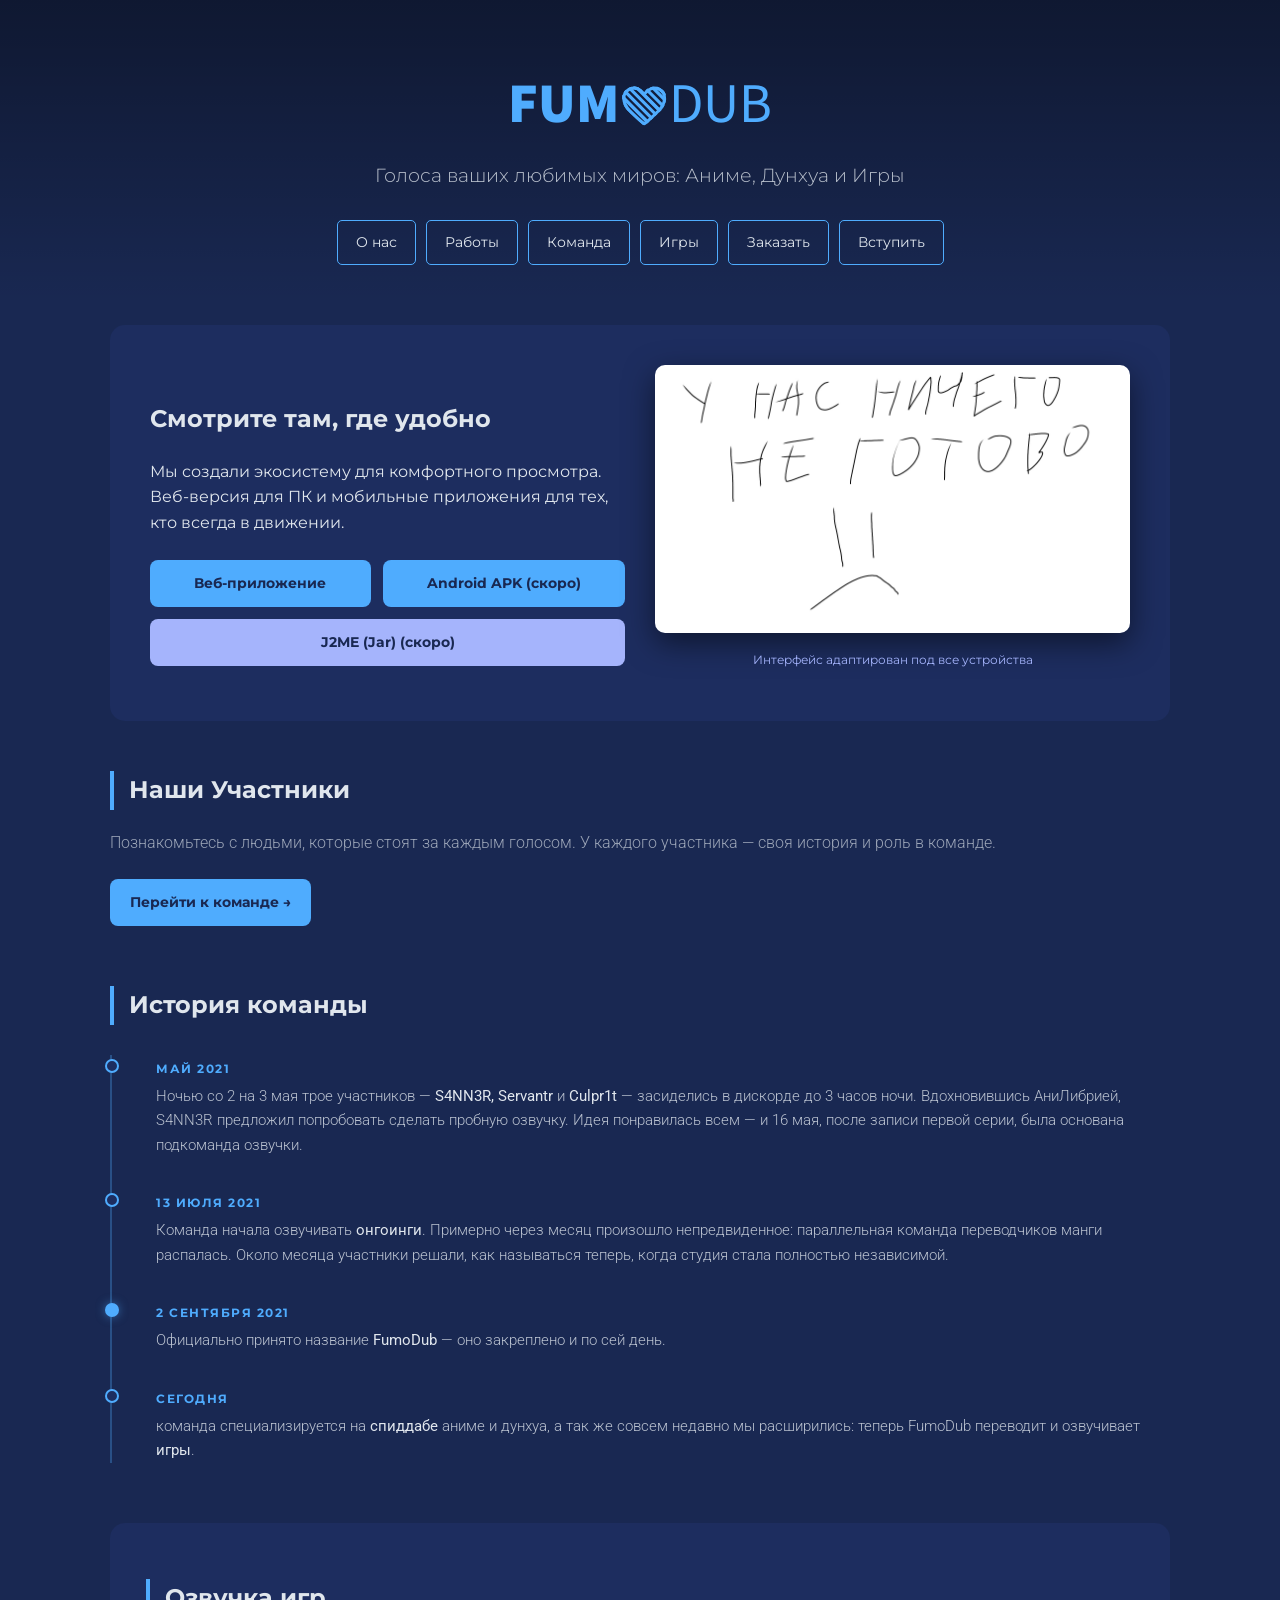
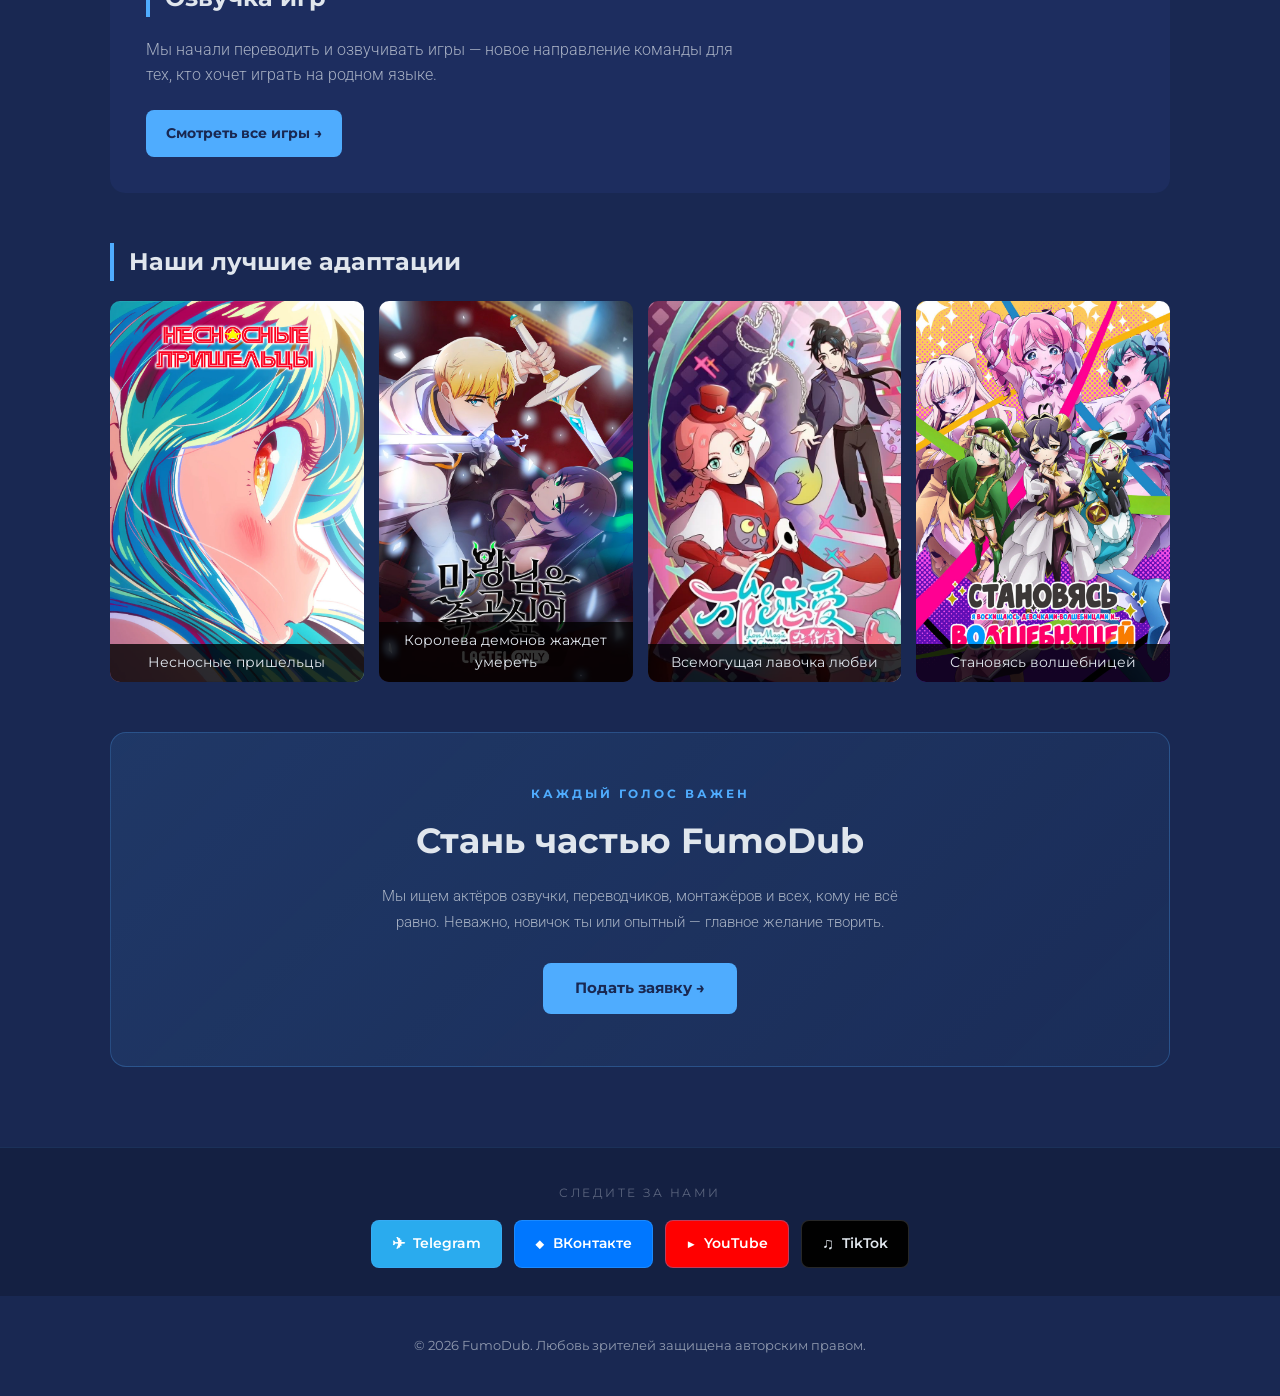
<file: index.html>
<!DOCTYPE html>
<html lang="ru">
<head>
    <meta charset="UTF-8">
    <meta name="viewport" content="width=device-width, initial-scale=1.0">
    <title>FumoDub | Быстрая озвучка аниме</title>
    <meta name="description" content="FumoDub | ФумоДаб – Для тех кто хочет смотреть серии любимых сериалов самым первым!">
    <link rel="shortcut icon" href="./src/images/favicon.ico">
    <link href="https://fonts.googleapis.com/css2?family=Montserrat:wght@400;700&family=Roboto:wght@300;400&display=swap" rel="stylesheet">
    <link href="https://fonts.googleapis.com/css2?family=Source+Sans+Pro:wght@400;900&display=swap" rel="stylesheet">
    <link rel="stylesheet" href="./src/css/style.css?v=1">
</head>
<body>

<header>
    <h1 class="logo">
      <span>FUM</span>
      <svg class="heart" viewBox="0 0 32 32">
        <path d="M15.2 8.17947C15.3889 8.43128 15.6852 8.57947 16 8.57947C16.3148 8.57947 16.6111 8.43128 16.8 8.17947C17.4573 7.30307 18.6472 6.22595 20.1728 5.63793C21.6646 5.06297 23.4948 4.94489 25.5528 5.9739C28.1458 7.27042 29.104 9.48525 28.9397 11.9505C28.7711 14.4792 27.4039 17.2613 25.2929 19.3724C23.0795 21.5857 19.2659 25.3965 16.5035 27.4972C16.2244 27.7094 15.8395 27.7071 15.5508 27.4741C12.9979 25.4135 8.86139 21.5267 6.7071 19.3724C4.59602 17.2613 3.22886 14.4792 3.06028 11.9504C2.89593 9.48525 3.85416 7.27042 6.44721 5.9739C8.50523 4.94489 10.3354 5.06297 11.8271 5.63793C13.3528 6.22595 14.5427 7.30308 15.2 8.17947Z" stroke="currentColor" stroke-width="2" stroke-linejoin="round"/>
          <defs>
    <clipPath id="heartClip">
      <path d="M6 5.07947C10.6648 2.7471 14.5 5.57947 16 7.57947C17.5 5.57947 21.3352 2.7471 26 5.07947C32 8.07946 30.5 15.5795 26 20.0795C23.8042 22.2752 19.9372 26.1423 17.1088 28.2932C16.4554 28.7901 15.5615 28.7678 14.9227 28.2522C12.33 26.1595 8.16503 22.2445 6 20.0795C1.49998 15.5795 -4.76837e-06 8.07946 6 5.07947Z"/>
    </clipPath>
  </defs>
        <g clip-path="url(#heartClip)">
        <path d="M2.0426 -19.4543L30.6625 9.16553" stroke="currentColor" stroke-width="2" stroke-linecap="round" stroke-linejoin="round"/>
        <path d="M2.0426 -4.45435L30.6625 24.1655" stroke="currentColor" stroke-width="2" stroke-linecap="round" stroke-linejoin="round"/>
        <path d="M2.0426 10.5457L30.6625 39.1655" stroke="currentColor" stroke-width="2" stroke-linecap="round" stroke-linejoin="round"/>
        <path d="M2.0426 -19.4543L30.6625 9.16553" stroke="currentColor" stroke-width="2" stroke-linecap="round" stroke-linejoin="round"/>
        <path d="M2.0426 -4.45435L30.6625 24.1655" stroke="currentColor" stroke-width="2" stroke-linecap="round" stroke-linejoin="round"/>
        <path d="M2.0426 10.5457L30.6625 39.1655" stroke="currentColor" stroke-width="2" stroke-linecap="round" stroke-linejoin="round"/>
        <path d="M2.0426 -14.4543L30.6625 14.1655" stroke="currentColor" stroke-width="2" stroke-linecap="round" stroke-linejoin="round"/>
        <path d="M2.0426 0.545654L30.6625 29.1655" stroke="currentColor" stroke-width="2" stroke-linecap="round" stroke-linejoin="round"/>
        <path d="M2.0426 15.5457L30.6625 44.1655" stroke="currentColor" stroke-width="2" stroke-linecap="round" stroke-linejoin="round"/>
        <path d="M2.0426 20.5457L30.6625 49.1655" stroke="currentColor" stroke-width="2" stroke-linecap="round" stroke-linejoin="round"/>
        <path d="M2.0426 -9.45435L30.6625 19.1655" stroke="currentColor" stroke-width="2" stroke-linecap="round" stroke-linejoin="round"/>
        <path d="M2.0426 5.54565L30.6625 34.1655" stroke="currentColor" stroke-width="2" stroke-linecap="round" stroke-linejoin="round"/>
        <path d="M2.0426 25.5457L30.6625 54.1655" stroke="currentColor" stroke-width="2" stroke-linecap="round" stroke-linejoin="round"/>
        </g>
        </svg>
      <span>DUB</span>
    </h1>
    <p class="subtitle">Голоса ваших любимых миров: Аниме, Дунхуа и Игры</p>
    <nav>
        <a href="#about">О нас</a>
        <a href="#works">Работы</a>
        <a href="team.html">Команда</a>
        <a href="games.html">Игры</a>
        <a href="order.html">Заказать</a>
        <a href="join.html">Вступить</a>
    </nav>
</header>

<div class="container">

    <section class="apps-section" id="about">
        <div class="apps-info">
            <h2>Смотрите там, где удобно</h2>
            <p>Мы создали экосистему для комфортного просмотра. Веб-версия для ПК и мобильные приложения для тех, кто всегда в движении.</p>
            <div class="btn-group">
                <a href="https://fumodubfree.ru" class="btn-app">Веб-приложение</a>
                <a href="#" class="btn-app">Android APK (скоро)</a>
                <a href="#" class="btn-app btn-app--muted">J2ME (Jar) (скоро)</a>
            </div>
        </div>
        <div class="apps-preview">
            <img src="./src/images/WIP.jpg" alt="Превью приложения">
            <p class="caption">Интерфейс адаптирован под все устройства</p>
        </div>
    </section>

    <section id="team" class="team-section team-teaser">
        <h2 class="section-title">Наши Участники</h2>
        <p style="color: rgba(224,230,237,0.65); font-family: 'Roboto', sans-serif; font-weight: 300; margin: 12px 0 24px;">Познакомьтесь с людьми, которые стоят за каждым голосом. У каждого участника — своя история и роль в команде.</p>
        <a href="team.html" class="btn-app" style="display: inline-block; max-width: 260px;">Перейти к команде →</a>
    </section>

    <!-- ===== ИСТОРИЯ КОМАНДЫ ===== -->
    <section id="history" class="history-section">
        <h2 class="section-title">История команды</h2>
        <div class="timeline">

            <div class="tl-item">
                <div class="tl-dot"></div>
                <div class="tl-body">
                    <span class="tl-date">Май 2021</span>
                    <p>Ночью со 2 на 3 мая трое участников — <strong>S4NN3R, Servantr</strong> и <strong>Culpr1t</strong> — засиделись в дискорде до 3 часов ночи. Вдохновившись АниЛибрией, S4NN3R предложил попробовать сделать пробную озвучку. Идея понравилась всем — и 16 мая, после записи первой серии, была основана подкоманда озвучки.</p>
                </div>
            </div>

            <div class="tl-item">
                <div class="tl-dot"></div>
                <div class="tl-body">
                    <span class="tl-date">13 июля 2021</span>
                    <p>Команда начала озвучивать <strong>онгоинги</strong>. Примерно через месяц произошло непредвиденное: параллельная команда переводчиков манги распалась. Около месяца участники решали, как называться теперь, когда студия стала полностью независимой.</p>
                </div>
            </div>

            <div class="tl-item">
                <div class="tl-dot tl-dot--accent"></div>
                <div class="tl-body">
                    <span class="tl-date">2 сентября 2021</span>
                    <p>Официально принято название <strong>FumoDub</strong> — оно закреплено и по сей день.</p>
                </div>
            </div>

            <div class="tl-item">
                <div class="tl-dot"></div>
                <div class="tl-body">
                    <span class="tl-date">Сегодня</span>
                    <p>команда специализируется на <strong>спиддабе</strong> аниме и дунхуа, а так же совсем недавно мы расширились: теперь FumoDub переводит и озвучивает <strong>игры</strong>.</p>
                </div>
            </div>

        </div>
    </section>

    <!-- ===== ИГРЫ ===== -->
    <section id="games-preview" class="games-preview-section">
        <h2 class="section-title">Озвучка игр</h2>
        <p class="games-preview-desc">Мы начали переводить и озвучивать игры — новое направление команды для тех, кто хочет играть на родном языке.</p>
        <a href="games.html" class="btn-app" style="display:inline-block;max-width:260px;">Смотреть все игры →</a>
    </section>

    <section id="works">
        <h2 class="section-title">Наши лучшие адаптации</h2>
        <div class="works-grid">
            <div class="work-item">
                <img src="./src/images/best1.jpg" alt="Несносные пришельцы">
                <p>Несносные пришельцы</p>
            </div>
            <div class="work-item">
                <img src="./src/images/best2.png" alt="Королева демонов жаждет умереть">
                <p>Королева демонов жаждет умереть</p>
            </div>
            <div class="work-item">
                <img src="./src/images/best3.jpg" alt="Всемогущая лавочка любви">
                <p>Всемогущая лавочка любви</p>
            </div>
            <div class="work-item">
                <img src="./src/images/best4.jpg" alt="Становясь волшебницей">
                <p>Становясь волшебницей</p>
            </div>
        </div>
    </section>

    <!-- ===== ВСТУПИТЬ В КОМАНДУ ===== -->
    <section class="join-banner-main">
        <div class="join-banner-inner-main">
            <p class="join-tagline-main">Каждый голос важен</p>
            <h2 class="join-title-main">Стань частью FumoDub</h2>
            <p class="join-desc-main">Мы ищем актёров озвучки, переводчиков, монтажёров и всех, кому не всё равно. Неважно, новичок ты или опытный — главное желание творить.</p>
            <a href="join.html" class="btn-join-main">Подать заявку →</a>
        </div>
    </section>

</div>

<!-- ===== СОЦСЕТИ ===== -->
<section class="socials-section">
    <p class="socials-label">Следите за нами</p>
    <div class="socials-row">
        <a href="https://t.me/FumoDub" class="soc-btn-wide soc-tg">
            <span class="soc-icon">&#9992;</span>
            <span>Telegram</span>
        </a>
        <a href="https://vk.com/fumodub" class="soc-btn-wide soc-vk">
            <span class="soc-icon">&#9670;</span>
            <span>ВКонтакте</span>
        </a>
        <a href="https://youtube.com/@fumodub" class="soc-btn-wide soc-yt">
            <span class="soc-icon">&#9654;</span>
            <span>YouTube</span>
        </a>
        <a href="https://www.tiktok.com/@fumodub" class="soc-btn-wide soc-tt">
            <span class="soc-icon">&#9835;</span>
            <span>TikTok</span>
        </a>
    </div>
</section>

<footer>
    &copy; 2026 FumoDub. Любовь зрителей защищена авторским правом.
</footer>

</body>
</html>
</file>
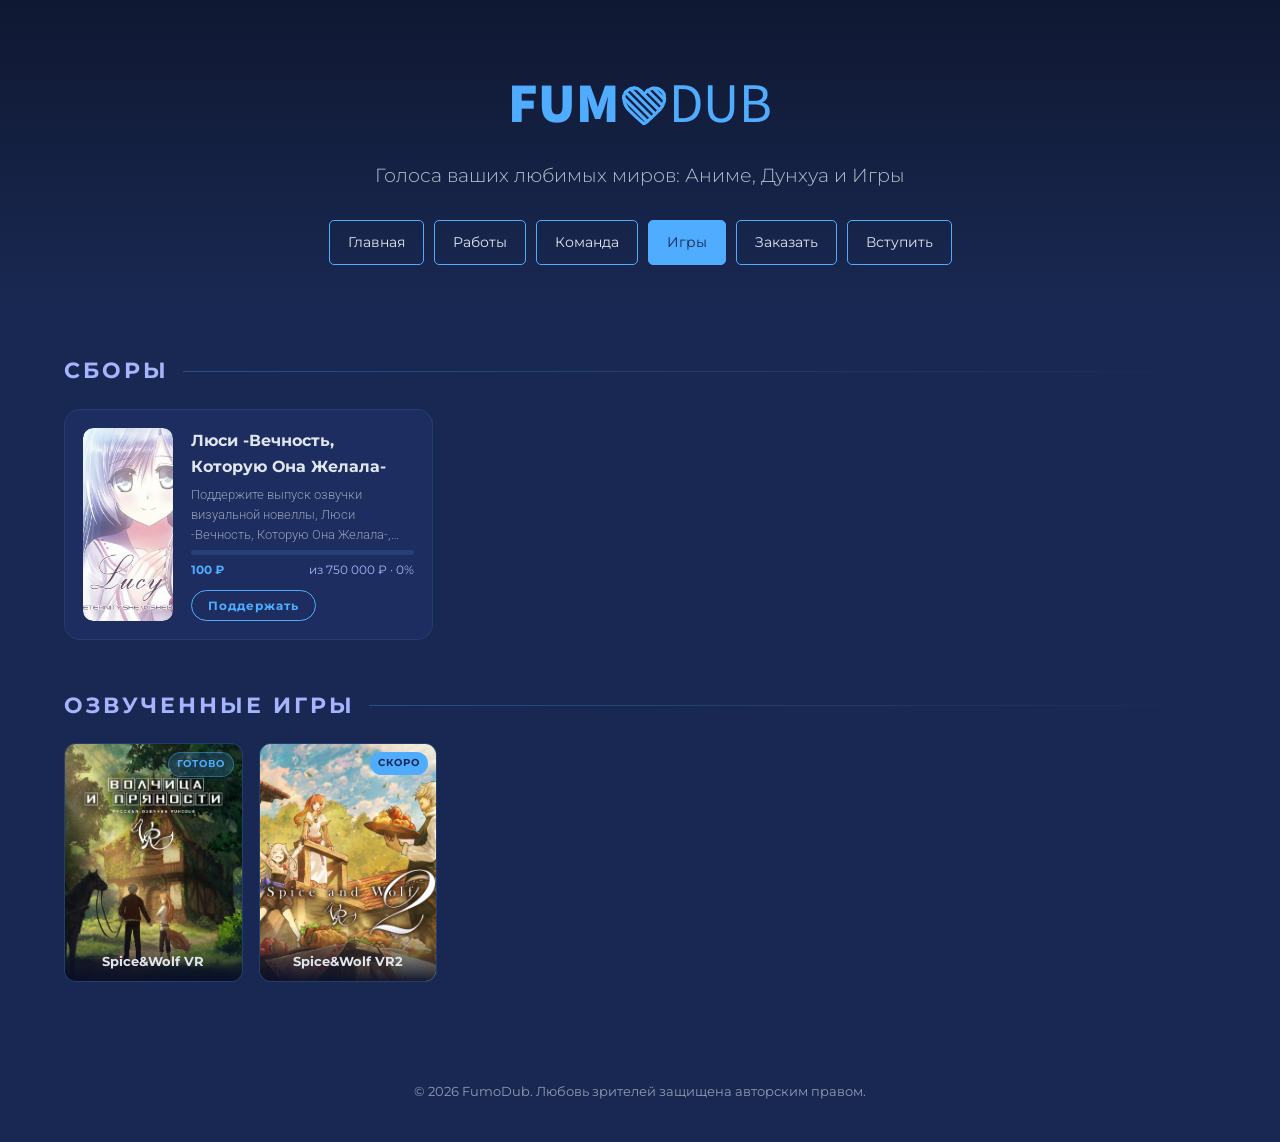
<file: games.html>
<!DOCTYPE html>
<html lang="ru">
<head>
    <meta charset="UTF-8">
    <meta name="viewport" content="width=device-width, initial-scale=1.0">
    <title>FumoDub — Игры</title>
    <meta name="description" content="FumoDub | ФумоДаб – Для тех кто хочет смотреть серии любимых сериалов самым первым!">
    <link rel="shortcut icon" href="./src/images/favicon.ico">
    <link href="https://fonts.googleapis.com/css2?family=Montserrat:wght@400;700&family=Roboto:wght@300;400&display=swap" rel="stylesheet">
    <link href="https://fonts.googleapis.com/css2?family=Source+Sans+Pro:wght@400;900&display=swap" rel="stylesheet">
    <link rel="stylesheet" href="./src/css/style.css?v=1">
</head>
<body>

<header>
    <h1 class="logo">
      <span>FUM</span>
      <svg class="heart" viewBox="0 0 32 32">
        <path d="M15.2 8.17947C15.3889 8.43128 15.6852 8.57947 16 8.57947C16.3148 8.57947 16.6111 8.43128 16.8 8.17947C17.4573 7.30307 18.6472 6.22595 20.1728 5.63793C21.6646 5.06297 23.4948 4.94489 25.5528 5.9739C28.1458 7.27042 29.104 9.48525 28.9397 11.9505C28.7711 14.4792 27.4039 17.2613 25.2929 19.3724C23.0795 21.5857 19.2659 25.3965 16.5035 27.4972C16.2244 27.7094 15.8395 27.7071 15.5508 27.4741C12.9979 25.4135 8.86139 21.5267 6.7071 19.3724C4.59602 17.2613 3.22886 14.4792 3.06028 11.9504C2.89593 9.48525 3.85416 7.27042 6.44721 5.9739C8.50523 4.94489 10.3354 5.06297 11.8271 5.63793C13.3528 6.22595 14.5427 7.30308 15.2 8.17947Z" stroke="currentColor" stroke-width="2" stroke-linejoin="round"/>
          <defs>
    <clipPath id="heartClip">
      <path d="M6 5.07947C10.6648 2.7471 14.5 5.57947 16 7.57947C17.5 5.57947 21.3352 2.7471 26 5.07947C32 8.07946 30.5 15.5795 26 20.0795C23.8042 22.2752 19.9372 26.1423 17.1088 28.2932C16.4554 28.7901 15.5615 28.7678 14.9227 28.2522C12.33 26.1595 8.16503 22.2445 6 20.0795C1.49998 15.5795 -4.76837e-06 8.07946 6 5.07947Z"/>
    </clipPath>
  </defs>
        <g clip-path="url(#heartClip)">
        <path d="M2.0426 -19.4543L30.6625 9.16553" stroke="currentColor" stroke-width="2" stroke-linecap="round" stroke-linejoin="round"/>
        <path d="M2.0426 -4.45435L30.6625 24.1655" stroke="currentColor" stroke-width="2" stroke-linecap="round" stroke-linejoin="round"/>
        <path d="M2.0426 10.5457L30.6625 39.1655" stroke="currentColor" stroke-width="2" stroke-linecap="round" stroke-linejoin="round"/>
        <path d="M2.0426 -19.4543L30.6625 9.16553" stroke="currentColor" stroke-width="2" stroke-linecap="round" stroke-linejoin="round"/>
        <path d="M2.0426 -4.45435L30.6625 24.1655" stroke="currentColor" stroke-width="2" stroke-linecap="round" stroke-linejoin="round"/>
        <path d="M2.0426 10.5457L30.6625 39.1655" stroke="currentColor" stroke-width="2" stroke-linecap="round" stroke-linejoin="round"/>
        <path d="M2.0426 -14.4543L30.6625 14.1655" stroke="currentColor" stroke-width="2" stroke-linecap="round" stroke-linejoin="round"/>
        <path d="M2.0426 0.545654L30.6625 29.1655" stroke="currentColor" stroke-width="2" stroke-linecap="round" stroke-linejoin="round"/>
        <path d="M2.0426 15.5457L30.6625 44.1655" stroke="currentColor" stroke-width="2" stroke-linecap="round" stroke-linejoin="round"/>
        <path d="M2.0426 20.5457L30.6625 49.1655" stroke="currentColor" stroke-width="2" stroke-linecap="round" stroke-linejoin="round"/>
        <path d="M2.0426 -9.45435L30.6625 19.1655" stroke="currentColor" stroke-width="2" stroke-linecap="round" stroke-linejoin="round"/>
        <path d="M2.0426 5.54565L30.6625 34.1655" stroke="currentColor" stroke-width="2" stroke-linecap="round" stroke-linejoin="round"/>
        <path d="M2.0426 25.5457L30.6625 54.1655" stroke="currentColor" stroke-width="2" stroke-linecap="round" stroke-linejoin="round"/>
        </g>
        </svg>
      <span>DUB</span>
    </h1>
    <p class="subtitle">Голоса ваших любимых миров: Аниме, Дунхуа и Игры</p>
    <nav>
        <a href="index.html">Главная</a>
        <a href="index.html#works">Работы</a>
        <a href="team.html">Команда</a>
        <a href="games.html" style="background:var(--accent-blue);color:#192852;">Игры</a>
        <a href="order.html">Заказать</a>
        <a href="join.html">Вступить</a>
    </nav>
</header>

<div class="games-page-wrap">

    <h2 class="section-heading">Сборы</h2>
    <div class="funding-grid" id="fundingGrid"></div>

    <h2 class="section-heading">Озвученные игры</h2>
    <div class="games-grid" id="gamesGrid"></div>

</div>

<footer>
    &copy; 2026 FumoDub. Любовь зрителей защищена авторским правом.
</footer>

<!-- ==================== МОДАЛЬНОЕ ОКНО ==================== -->
<div class="modal-overlay" id="modalOverlay" onclick="handleOverlayClick(event)">
    <div class="modal-box" id="modalBox">
        <button class="modal-close" onclick="closeModal()" title="Закрыть">✕</button>
        <div id="modalContent"></div>
    </div>
</div>

<script>
/* ================================================================
   ДАННЫЕ — STATUS:
     "done"    — озвучка готова, кнопки скачать активны
     "wip"     — в работе, только демо если есть
     "funding" — на стадии сбора, только ссылка на донат
================================================================ */

const fundings = [
    {
        id: "793584",
        name:    "Люси -Вечность, Которую Она Желала-",
        status:  "funding",
        desc:    "Поддержите выпуск озвучки визуальной новеллы, Люси -Вечность, Которую Она Желала-, подарите игре русские голоса!",
        fullDesc: "В недалеком будущем андроиды стали обыденной нормой. К большому сожалению парня, безэмоциональные куски металла стали частью человеческого общества. Но робот, которого он нашел на свалке, отличался от остальных. Он смеялся, он плакал, он улыбался, он мечтал, он был как человек...",
        cover:   "./src/images/lucy.jpeg",
        raised:  100,
        goal:    750000,
        fundUrl: "https://boosty.to/fumodub",
        screenshots: ["./src/games/lucy1.jpg", "./src/games/lucy2.jpg", "./src/games/lucy3.jpg"],
        video:   "",        // YouTube embed ID, например "dQw4w9WgXcQ"
        downloads: null,
        demo: null,
    },
];

const games = [
    {
        id: "spiceandwolfvr",
        name:    "Spice&Wolf VR",
        status:  "done",          // готова
        badge:   "Готово",
        desc:    "Волчица и Пряности ВР, Версия перевода: Beta 1.0",
        fullDesc: "Версия перевода: Beta 1.0. Погрузитесь в мир волчицы и пряностей, воссозданный в VR оригинальными создателями популярной аниме и лёгкой романовой серии. Аниме теперь не просто то, что вы смотрите — это то, что вы испытываете!",
        cover:   "./src/images/spiceandwolfvr.jpg",
        screenshots: ["./src/games/wolf1.jpg", "./src/games/wolf2.jpg", "./src/games/wolf3.jpg"],
        video:   "YzGJ8HopFwQ",              // YouTube embed ID
        downloads: {
            // null = скрыть кнопку, "#" или реальный URL = показать
            gdrive:  null,         // Google Drive
            yadisk:  "https://disk.yandex.by/d/11Ek6nMyJL0oxg",         // Яндекс Диск
            server:  null,         // С сервера
        },
        demo: null,               // null = нет демо
    },
    {
        id: "spiceandwolfvr2",
        name:    "Spice&Wolf VR2",
        status:  "wip",
        badge:   "Скоро",
        desc:    "Готовится к выходу.",
        fullDesc: "Ожидайте озвучку уже этой весной! В конце своего путешествия с волчьей богиней Холо бывший странствующий торговец Лоуренс поселился у нее и открыл баню. Пара была благословлена очаровательной дочерью и идеальной жизнью. Однако красивые волки питают слабость к вкусной еде, и их расходы на еду становятся для Лоуренса источником головной боли. Однажды, когда Лоуренс занимается своим меховым бизнесом, чтобы еще больше пополнить семейную казну, происходит небольшой инцидент. Еще больше усложняет ситуацию то, что Холо неторопливо входит и устраивает настоящий пир.",
        cover:   "./src/images/WASVR2.webp",
        screenshots: ["./src/games/wolf21.jpg", "./src/games/wolf22.jpg", "./src/games/wolf23.jpg", "./src/games/wolf24.jpg"],
        video:   "",
        downloads: null,
        demo: null,
    },
];

/* ================================================================
   SVG ИКОНКИ ИСТОЧНИКОВ
================================================================ */
const DL_ICONS = {
    gdrive: `<svg viewBox="0 0 24 24" fill="currentColor"><path d="M4.433 22l-1.7-2.944 5.667-9.817H14l-5.667 9.817zm5.734 0l5.666-9.817H22l-5.667 9.817zM12 10.944L8.333 4.5H15.667zm2.1-6.444h3.4L22 11.056h-3.4z"/></svg>`,
    yadisk: `<svg viewBox="0 0 24 24" fill="currentColor"><path d="M12 2C6.477 2 2 6.477 2 12s4.477 10 10 10 10-4.477 10-10S17.523 2 12 2zm0 3c1.5 0 2.8.55 3.8 1.45L7.45 15.8A5.97 5.97 0 0 1 6 12c0-3.31 2.69-6 6-6zm0 12c-1.5 0-2.8-.55-3.8-1.45l8.35-8.35A5.97 5.97 0 0 1 18 12c0 3.31-2.69 5-6 5z"/></svg>`,
    server: `<svg viewBox="0 0 24 24" fill="none" stroke="currentColor" stroke-width="2"><path d="M21 15v4a2 2 0 0 1-2 2H5a2 2 0 0 1-2-2v-4"/><polyline points="7 10 12 15 17 10"/><line x1="12" y1="15" x2="12" y2="3"/></svg>`,
    demo:   `<svg viewBox="0 0 24 24" fill="none" stroke="currentColor" stroke-width="2"><polygon points="5 3 19 12 5 21 5 3"/></svg>`,
};

const DL_LABELS = {
    gdrive: "Google Drive",
    yadisk: "Яндекс Диск",
    server: "С сервера",
};

/* ================================================================
   ФОРМАТИРОВАНИЕ ДЕНЕГ
================================================================ */
function fmt(n) { return n.toLocaleString('ru-RU') + ' ₽'; }

/* ================================================================
   РЕНДЕР СБОРОВ
================================================================ */

async function loadTargets() {
    try {
        const res  = await fetch('https://bs.fumodub.com/targets');
        const data = await res.json();
        if (!data.ok) return;

        data.targets.forEach(target => {
            const fund = fundings.find(f => f.id === target.id);
            if (!fund) return;
            fund.raised = target.currentSum;
            fund.goal   = target.targetSum;
        });
    } catch (e) {
        console.warn('Не удалось загрузить данные сборов:', e);
    }
}

function updateFundingAmounts() {
    fundings.forEach(f => {
        const pct = Math.min(100, Math.round(f.raised / f.goal * 100));

        // находим карточку по id
        const card = document.querySelector(`[onclick*="'${f.id}'"]`);
        if (!card) return;

        const fill    = card.querySelector('.fund-bar-fill');
        const amounts = card.querySelector('.fund-amounts');

        if (fill)    fill.style.width = pct + '%';
        if (amounts) amounts.innerHTML = `<strong>${fmt(f.raised)}</strong><span>из ${fmt(f.goal)} · ${pct}%</span>`;
    });
}

function renderFundings() {
    const grid = document.getElementById('fundingGrid');
    grid.innerHTML = fundings.map(f => {
        const pct = Math.min(100, Math.round(f.raised / f.goal * 100));
        return `
        <div class="fund-card" onclick="openModal('funding','${f.id}')" style="cursor:pointer;">
            <div class="fund-cover">
                ${f.cover
                    ? `<img src="${f.cover}" alt="${f.name}">`
                    : `<div style="width:100%;height:100%;display:flex;align-items:center;justify-content:center;opacity:0.18;">
                           <svg width="34" height="34" viewBox="0 0 24 24" fill="none" stroke="currentColor" stroke-width="1.2">
                               <rect x="3" y="3" width="18" height="18" rx="2"/><path d="M3 9h18M9 21V9"/>
                           </svg>
                       </div>`
                }
            </div>
            <div class="fund-info">
                <p class="fund-name">${f.name}</p>
                <p class="fund-desc">${f.desc}</p>
                <div class="fund-progress-wrap">
                    <div class="fund-bar-track"><div class="fund-bar-fill" style="width:${pct}%"></div></div>
                    <div class="fund-amounts"><strong>${fmt(f.raised)}</strong><span>из ${fmt(f.goal)} · ${pct}%</span></div>
                    <button class="btn-support" onclick="event.stopPropagation();window.open('${f.fundUrl}','_blank')">Поддержать</button>
                </div>
            </div>
        </div>`;
    }).join('');
}

/* ================================================================
   РЕНДЕР СЕТКИ ИГР
================================================================ */
function renderGames() {
    const grid = document.getElementById('gamesGrid');
    grid.innerHTML = games.map(g => `
        <div class="game-card" onclick="openModal('game','${g.id}')">
            ${g.cover
                ? `<img src="${g.cover}" alt="${g.name}">`
                : `<div class="game-card-placeholder">
                       <svg viewBox="0 0 24 24" fill="none" stroke="currentColor" stroke-width="1.2">
                           <rect x="2" y="3" width="20" height="14" rx="2"/>
                           <path d="M8 21h8M12 17v4M7 10h2M9 8v4M14 10h2"/>
                       </svg>
                       обложка
                   </div>`
            }
            <div class="game-badge ${g.status === 'done' ? 'game-badge--done' : ''}">${g.badge}</div>
            <div class="game-card-label">${g.name}</div>
        </div>`
    ).join('');
}

/* ================================================================
   РЕНДЕР СОДЕРЖИМОГО МОДАЛКИ
================================================================ */
function buildModalContent(item, type) {
    const isFunding = type === 'funding';
    const isDone    = !isFunding && item.status === 'done';

    // Бейдж
    let badgeClass = 'modal-badge';
    let badgeText  = '';
    if (isFunding)             { badgeClass += ' modal-badge--funding'; badgeText = 'Сбор'; }
    else if (item.status === 'done') { badgeText = 'Готово'; }
    else                             { badgeClass += ' modal-badge--wip'; badgeText = item.badge; }

    // Обложка
    const coverHtml = item.cover
        ? `<img src="${item.cover}" alt="${item.name}">`
        : `<div class="modal-cover-placeholder">
               <svg viewBox="0 0 24 24" fill="none" stroke="currentColor" stroke-width="1">
                   <rect x="2" y="2" width="20" height="20" rx="3"/>
                   <path d="M2 8h20M8 22V8"/>
               </svg>
           </div>`;

    // Кнопки скачать
    let dlHtml = '';
    if (isDone && item.downloads) {
        const btns = Object.entries(item.downloads)
            .filter(([, url]) => url)
            .map(([key, url]) => `
                <a href="${url}" class="btn-download" target="_blank" rel="noopener">
                    ${DL_ICONS[key]} ${DL_LABELS[key]}
                </a>`).join('');
        if (btns) {
            dlHtml = `
                <div class="modal-download">
                    <p class="download-label">Скачать озвучку</p>
                    <div class="download-btns">${btns}</div>
                </div>`;
        }
    }

    // Демо
    let demoHtml = '';
    if (item.demo) {
        demoHtml = `
            <a href="${item.demo.url}" class="btn-download btn-demo" target="_blank" rel="noopener">
                ${DL_ICONS.demo} ${item.demo.label}
            </a>`;
    }

    // Кнопка поддержать (только для сборов)
    let fundHtml = '';
    if (isFunding) {
        const pct = Math.min(100, Math.round(item.raised / item.goal * 100));
        fundHtml = `
            <div style="margin-top:auto;">
                <div class="fund-bar-track" style="margin-bottom:6px;">
                    <div class="fund-bar-fill" style="width:${pct}%"></div>
                </div>
                <div class="fund-amounts" style="margin-bottom:10px;">
                    <strong>${fmt(item.raised)}</strong>
                    <span>из ${fmt(item.goal)} · ${pct}%</span>
                </div>
                <a href="${item.fundUrl}" class="btn-support" target="_blank" rel="noopener">Поддержать проект</a>
            </div>`;
    }

    // Скриншоты
    let screensHtml = '';
    if (item.screenshots && item.screenshots.length > 0) {
        const shots = item.screenshots.map(src =>
            `<div class="modal-screenshot">
                ${src
                    ? `<img src="${src}" alt="скриншот">`
                    : `<div class="modal-screenshot-placeholder">
                           <svg viewBox="0 0 24 24" fill="none" stroke="currentColor" stroke-width="1.2">
                               <rect x="3" y="3" width="18" height="14" rx="2"/>
                               <circle cx="8.5" cy="8.5" r="1.5"/><path d="M21 15l-5-5L5 21"/>
                           </svg>
                           скриншот
                       </div>`
                }
            </div>`
        ).join('');
        screensHtml = `
            <div>
                <p class="modal-section-label">Скриншоты</p>
                <div class="modal-screenshots">${shots}</div>
            </div>`;
    }

    // Видео
    let videoHtml = '';
    if (item.video) {
        videoHtml = `
            <div>
                <p class="modal-section-label">Пример озвучки</p>
                <div class="modal-video-wrap">
                    <iframe
                        src="https://www.youtube.com/embed/${item.video}"
                        allow="accelerometer; autoplay; clipboard-write; encrypted-media; gyroscope; picture-in-picture"
                        allowfullscreen
                        loading="lazy">
                    </iframe>
                </div>
            </div>`;
    }

    return `
        <div class="modal-hero">
            <div class="modal-cover">${coverHtml}</div>
            <div class="modal-meta">
                <h2 class="modal-title">${item.name}</h2>
                <span class="${badgeClass}">${badgeText}</span>
                <p class="modal-desc">${item.fullDesc || item.desc}</p>
                ${dlHtml}
                ${demoHtml}
                ${fundHtml}
            </div>
        </div>
        <div class="modal-body">
            ${screensHtml}
            ${videoHtml}
        </div>`;
}

/* ================================================================
   ОТКРЫТЬ / ЗАКРЫТЬ МОДАЛКУ
================================================================ */
function openModal(type, id) {
    const item = type === 'funding'
        ? fundings.find(f => f.id === id)
        : games.find(g => g.id === id);
    if (!item) return;

    document.getElementById('modalContent').innerHTML = buildModalContent(item, type);
    document.getElementById('modalBox').scrollTop = 0;
    document.getElementById('modalOverlay').classList.add('open');
    document.body.style.overflow = 'hidden';
}

function closeModal() {
    document.getElementById('modalOverlay').classList.remove('open');
    document.body.style.overflow = '';
    // Останавливаем iframe видео если было
    const iframe = document.querySelector('.modal-video-wrap iframe');
    if (iframe) iframe.src = iframe.src;
}

function handleOverlayClick(e) {
    if (e.target === document.getElementById('modalOverlay')) closeModal();
}

document.addEventListener('keydown', e => { if (e.key === 'Escape') closeModal(); });

/* ================================================================
   INIT
================================================================ */
renderFundings();
renderGames();
loadTargets().then(() => updateFundingAmounts());
</script>
</body>
</html>
</file>
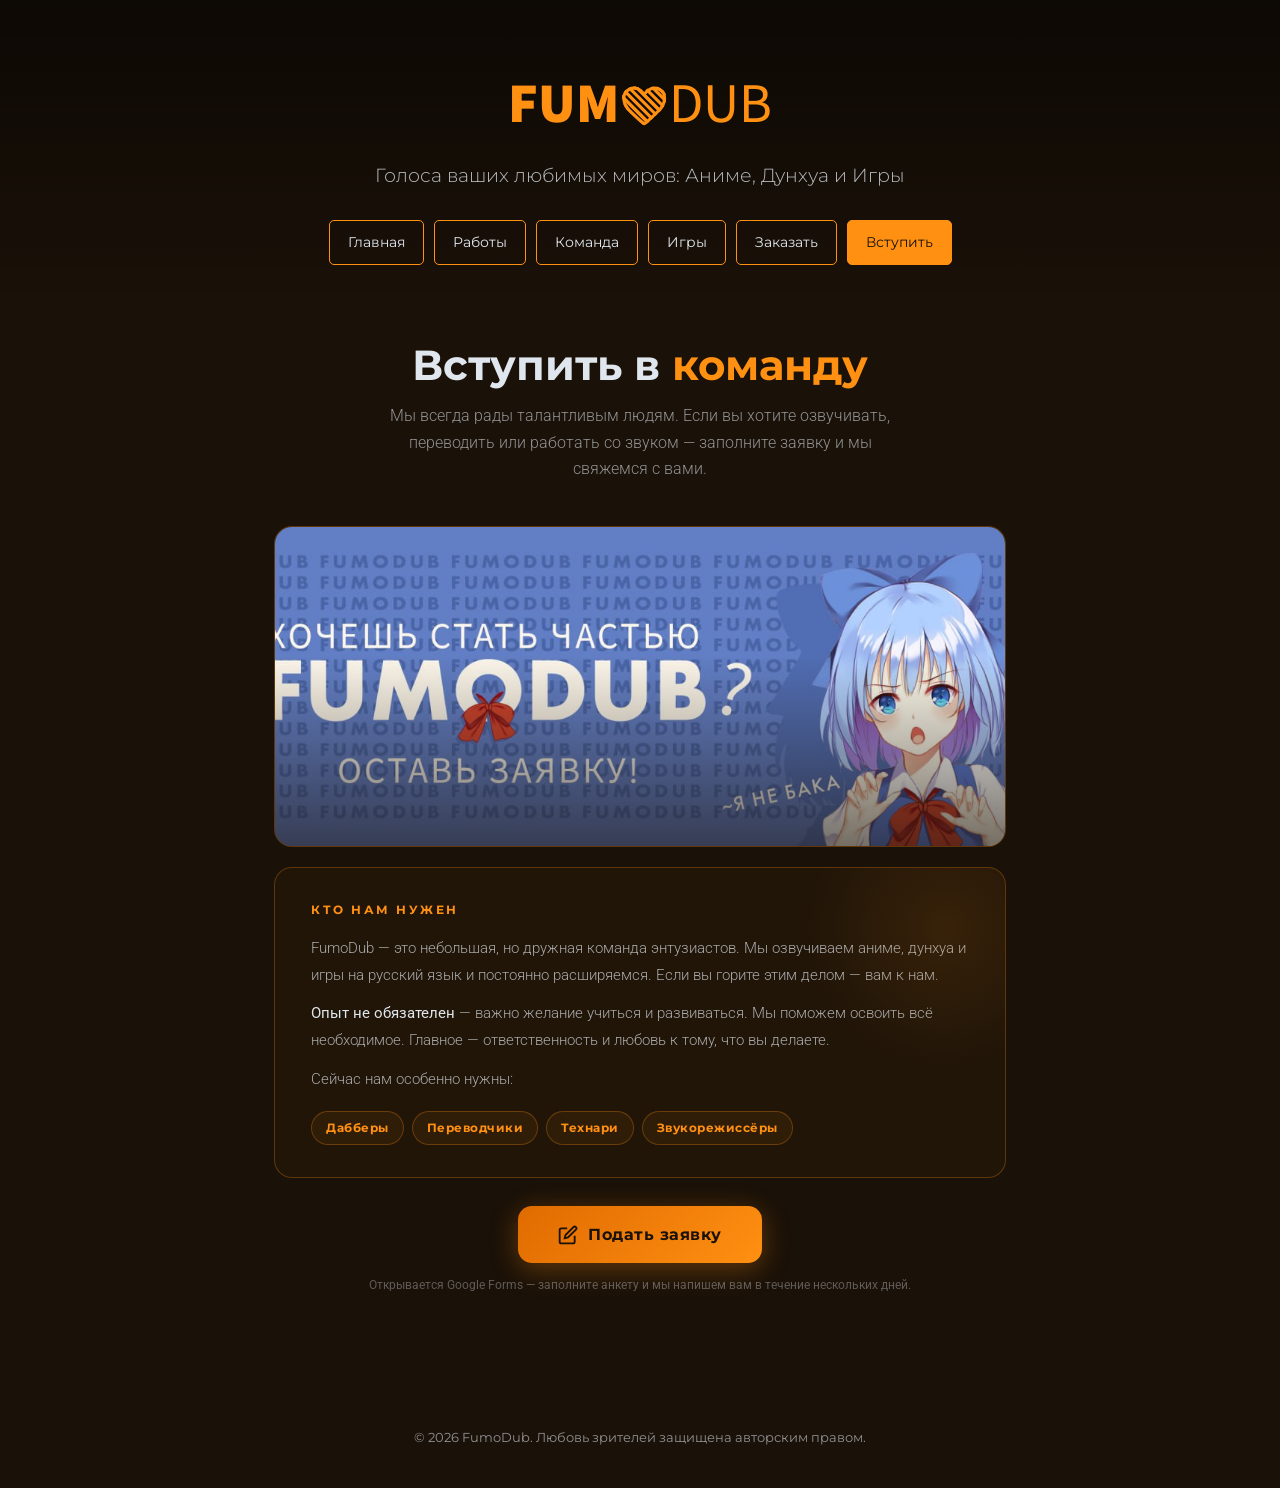
<file: join.html>
<!DOCTYPE html>
<html lang="ru">
<head>
    <meta charset="UTF-8">
    <meta name="viewport" content="width=device-width, initial-scale=1.0">
    <title>FumoDub — Вступить в команду</title>
    <meta name="description" content="FumoDub | ФумоДаб – Для тех кто хочет смотреть серии любимых сериалов самым первым!">
    <link rel="shortcut icon" href="./src/images/favicon.ico">
    <link href="https://fonts.googleapis.com/css2?family=Montserrat:wght@400;700&family=Roboto:wght@300;400&display=swap" rel="stylesheet">
    <link href="https://fonts.googleapis.com/css2?family=Source+Sans+Pro:wght@400;900&display=swap" rel="stylesheet">
    <link rel="stylesheet" href="./src/css/style.css?v=1">
</head>
<body class="join-page">

<header>
    <h1 class="logo">
      <span>FUM</span>
      <svg class="heart" viewBox="0 0 32 32">
        <path d="M15.2 8.17947C15.3889 8.43128 15.6852 8.57947 16 8.57947C16.3148 8.57947 16.6111 8.43128 16.8 8.17947C17.4573 7.30307 18.6472 6.22595 20.1728 5.63793C21.6646 5.06297 23.4948 4.94489 25.5528 5.9739C28.1458 7.27042 29.104 9.48525 28.9397 11.9505C28.7711 14.4792 27.4039 17.2613 25.2929 19.3724C23.0795 21.5857 19.2659 25.3965 16.5035 27.4972C16.2244 27.7094 15.8395 27.7071 15.5508 27.4741C12.9979 25.4135 8.86139 21.5267 6.7071 19.3724C4.59602 17.2613 3.22886 14.4792 3.06028 11.9504C2.89593 9.48525 3.85416 7.27042 6.44721 5.9739C8.50523 4.94489 10.3354 5.06297 11.8271 5.63793C13.3528 6.22595 14.5427 7.30308 15.2 8.17947Z" stroke="currentColor" stroke-width="2" stroke-linejoin="round"/>
          <defs>
    <clipPath id="heartClip">
      <path d="M6 5.07947C10.6648 2.7471 14.5 5.57947 16 7.57947C17.5 5.57947 21.3352 2.7471 26 5.07947C32 8.07946 30.5 15.5795 26 20.0795C23.8042 22.2752 19.9372 26.1423 17.1088 28.2932C16.4554 28.7901 15.5615 28.7678 14.9227 28.2522C12.33 26.1595 8.16503 22.2445 6 20.0795C1.49998 15.5795 -4.76837e-06 8.07946 6 5.07947Z"/>
    </clipPath>
  </defs>
        <g clip-path="url(#heartClip)">
        <path d="M2.0426 -19.4543L30.6625 9.16553" stroke="currentColor" stroke-width="2" stroke-linecap="round" stroke-linejoin="round"/>
        <path d="M2.0426 -4.45435L30.6625 24.1655" stroke="currentColor" stroke-width="2" stroke-linecap="round" stroke-linejoin="round"/>
        <path d="M2.0426 10.5457L30.6625 39.1655" stroke="currentColor" stroke-width="2" stroke-linecap="round" stroke-linejoin="round"/>
        <path d="M2.0426 -19.4543L30.6625 9.16553" stroke="currentColor" stroke-width="2" stroke-linecap="round" stroke-linejoin="round"/>
        <path d="M2.0426 -4.45435L30.6625 24.1655" stroke="currentColor" stroke-width="2" stroke-linecap="round" stroke-linejoin="round"/>
        <path d="M2.0426 10.5457L30.6625 39.1655" stroke="currentColor" stroke-width="2" stroke-linecap="round" stroke-linejoin="round"/>
        <path d="M2.0426 -14.4543L30.6625 14.1655" stroke="currentColor" stroke-width="2" stroke-linecap="round" stroke-linejoin="round"/>
        <path d="M2.0426 0.545654L30.6625 29.1655" stroke="currentColor" stroke-width="2" stroke-linecap="round" stroke-linejoin="round"/>
        <path d="M2.0426 15.5457L30.6625 44.1655" stroke="currentColor" stroke-width="2" stroke-linecap="round" stroke-linejoin="round"/>
        <path d="M2.0426 20.5457L30.6625 49.1655" stroke="currentColor" stroke-width="2" stroke-linecap="round" stroke-linejoin="round"/>
        <path d="M2.0426 -9.45435L30.6625 19.1655" stroke="currentColor" stroke-width="2" stroke-linecap="round" stroke-linejoin="round"/>
        <path d="M2.0426 5.54565L30.6625 34.1655" stroke="currentColor" stroke-width="2" stroke-linecap="round" stroke-linejoin="round"/>
        <path d="M2.0426 25.5457L30.6625 54.1655" stroke="currentColor" stroke-width="2" stroke-linecap="round" stroke-linejoin="round"/>
        </g>
        </svg>
      <span>DUB</span>
    </h1>
    <p class="subtitle">Голоса ваших любимых миров: Аниме, Дунхуа и Игры</p>
    <nav>
        <a href="index.html">Главная</a>
        <a href="index.html#works">Работы</a>
        <a href="team.html">Команда</a>
        <a href="games.html">Игры</a>
        <a href="order.html">Заказать</a>
        <a href="join.html" style="background:var(--join-accent);color:var(--join-bg);border-color:var(--join-accent);">Вступить</a>
    </nav>
</header>

<div class="join-wrap">

    <!-- HERO -->
    <div class="join-hero">
        <h2>Вступить в <span>команду</span></h2>
        <p>Мы всегда рады талантливым людям. Если вы хотите озвучивать, переводить или работать со звуком — заполните заявку и мы свяжемся с вами.</p>
    </div>

    <!-- БАННЕР -->
    <div class="join-banner">
        <img src="./Sources/bannerjoin.jpg" alt="Команда FumoDub">
    </div>

    <!-- ТЕКСТОВЫЙ БЛОК -->
    <div class="join-text-card">
        <h3>Кто нам нужен</h3>
        <p>
            FumoDub — это небольшая, но дружная команда энтузиастов. Мы озвучиваем аниме, дунхуа и игры на русский язык и постоянно расширяемся. Если вы горите этим делом — вам к нам.
        </p>
        <p>
            <strong>Опыт не обязателен</strong> — важно желание учиться и развиваться. Мы поможем освоить всё необходимое. Главное — ответственность и любовь к тому, что вы делаете.
        </p>
        <p>
            Сейчас нам особенно нужны:
        </p>
        <div class="join-roles">
            <span class="join-role-tag">Дабберы</span>
            <span class="join-role-tag">Переводчики</span>
            <span class="join-role-tag">Технари</span>
            <span class="join-role-tag">Звукорежиссёры</span>
        </div>
    </div>

    <!-- КНОПКА -->
    <div class="join-btn-wrap">
        <a
            href="https://docs.google.com/forms/d/e/1FAIpQLSeP4YGAd77AQ7Xmu-lFuTAiCpRFTWPrSXeeQyTf4KmcNjFvGA/viewform?usp=dialog"
            class="btn-join"
            target="_blank"
            rel="noopener"
        >
            <svg viewBox="0 0 24 24" fill="none" stroke="currentColor" stroke-width="2.2">
                <path d="M11 4H4a2 2 0 0 0-2 2v14a2 2 0 0 0 2 2h14a2 2 0 0 0 2-2v-7"/>
                <path d="M18.5 2.5a2.121 2.121 0 0 1 3 3L12 15l-4 1 1-4 9.5-9.5z"/>
            </svg>
            Подать заявку
        </a>
        <p class="join-btn-note">Открывается Google Forms — заполните анкету и мы напишем вам в течение нескольких дней.</p>
    </div>

</div>

<footer>
    &copy; 2026 FumoDub. Любовь зрителей защищена авторским правом.
</footer>

</body>
</html>
</file>
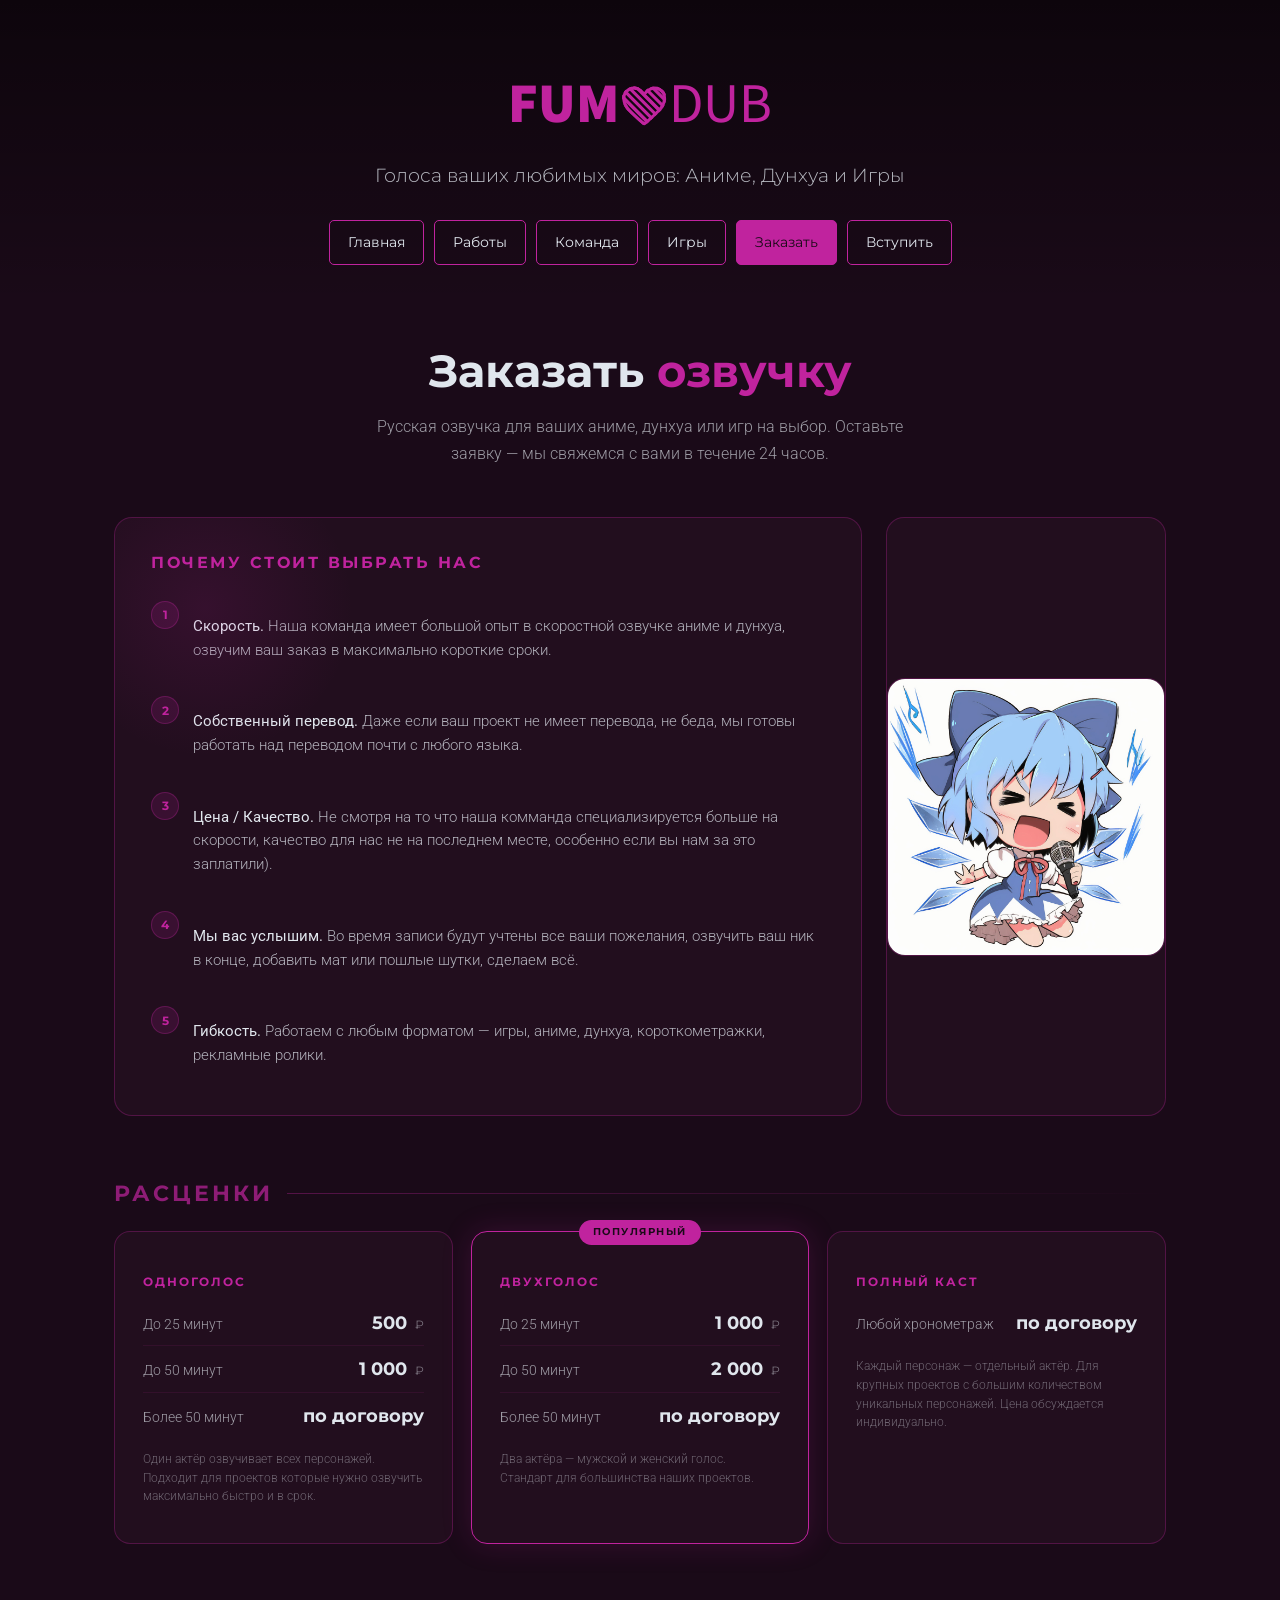
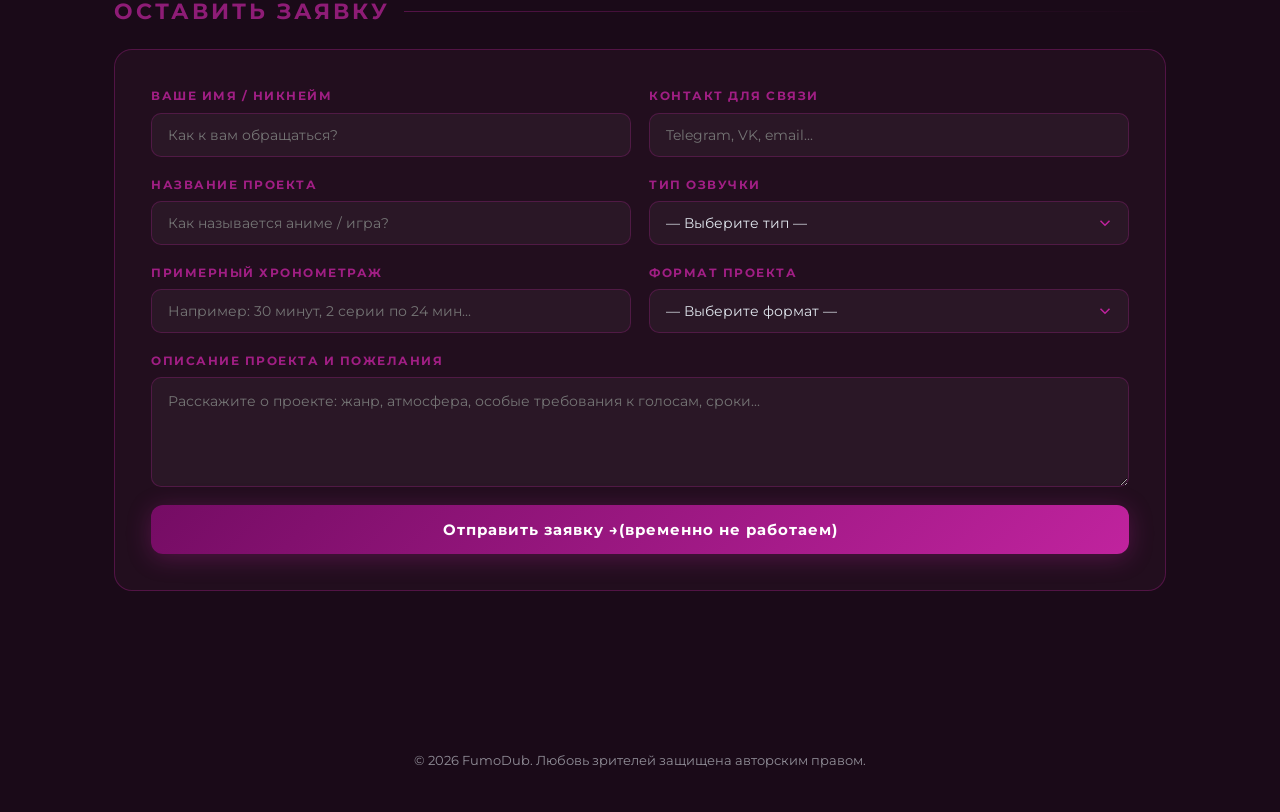
<file: order.html>
<!DOCTYPE html>
<html lang="ru">
<head>
    <meta charset="UTF-8">
    <meta name="viewport" content="width=device-width, initial-scale=1.0">
    <title>FumoDub — Заказать озвучку</title>
    <meta name="description" content="FumoDub | ФумоДаб – Для тех кто хочет смотреть серии любимых сериалов самым первым!">
    <link rel="shortcut icon" href="./src/images/favicon.ico">
    <link href="https://fonts.googleapis.com/css2?family=Montserrat:wght@400;700&family=Roboto:wght@300;400&display=swap" rel="stylesheet">
    <link href="https://fonts.googleapis.com/css2?family=Source+Sans+Pro:wght@400;900&display=swap" rel="stylesheet">
    <link rel="stylesheet" href="./src/css/style.css?v=1">
</head>
<body class="order-page">

<header>
    <h1 class="logo">
      <span>FUM</span>
      <svg class="heart" viewBox="0 0 32 32">
        <path d="M15.2 8.17947C15.3889 8.43128 15.6852 8.57947 16 8.57947C16.3148 8.57947 16.6111 8.43128 16.8 8.17947C17.4573 7.30307 18.6472 6.22595 20.1728 5.63793C21.6646 5.06297 23.4948 4.94489 25.5528 5.9739C28.1458 7.27042 29.104 9.48525 28.9397 11.9505C28.7711 14.4792 27.4039 17.2613 25.2929 19.3724C23.0795 21.5857 19.2659 25.3965 16.5035 27.4972C16.2244 27.7094 15.8395 27.7071 15.5508 27.4741C12.9979 25.4135 8.86139 21.5267 6.7071 19.3724C4.59602 17.2613 3.22886 14.4792 3.06028 11.9504C2.89593 9.48525 3.85416 7.27042 6.44721 5.9739C8.50523 4.94489 10.3354 5.06297 11.8271 5.63793C13.3528 6.22595 14.5427 7.30308 15.2 8.17947Z" stroke="currentColor" stroke-width="2" stroke-linejoin="round"/>
          <defs>
    <clipPath id="heartClip">
      <path d="M6 5.07947C10.6648 2.7471 14.5 5.57947 16 7.57947C17.5 5.57947 21.3352 2.7471 26 5.07947C32 8.07946 30.5 15.5795 26 20.0795C23.8042 22.2752 19.9372 26.1423 17.1088 28.2932C16.4554 28.7901 15.5615 28.7678 14.9227 28.2522C12.33 26.1595 8.16503 22.2445 6 20.0795C1.49998 15.5795 -4.76837e-06 8.07946 6 5.07947Z"/>
    </clipPath>
  </defs>
        <g clip-path="url(#heartClip)">
        <path d="M2.0426 -19.4543L30.6625 9.16553" stroke="currentColor" stroke-width="2" stroke-linecap="round" stroke-linejoin="round"/>
        <path d="M2.0426 -4.45435L30.6625 24.1655" stroke="currentColor" stroke-width="2" stroke-linecap="round" stroke-linejoin="round"/>
        <path d="M2.0426 10.5457L30.6625 39.1655" stroke="currentColor" stroke-width="2" stroke-linecap="round" stroke-linejoin="round"/>
        <path d="M2.0426 -19.4543L30.6625 9.16553" stroke="currentColor" stroke-width="2" stroke-linecap="round" stroke-linejoin="round"/>
        <path d="M2.0426 -4.45435L30.6625 24.1655" stroke="currentColor" stroke-width="2" stroke-linecap="round" stroke-linejoin="round"/>
        <path d="M2.0426 10.5457L30.6625 39.1655" stroke="currentColor" stroke-width="2" stroke-linecap="round" stroke-linejoin="round"/>
        <path d="M2.0426 -14.4543L30.6625 14.1655" stroke="currentColor" stroke-width="2" stroke-linecap="round" stroke-linejoin="round"/>
        <path d="M2.0426 0.545654L30.6625 29.1655" stroke="currentColor" stroke-width="2" stroke-linecap="round" stroke-linejoin="round"/>
        <path d="M2.0426 15.5457L30.6625 44.1655" stroke="currentColor" stroke-width="2" stroke-linecap="round" stroke-linejoin="round"/>
        <path d="M2.0426 20.5457L30.6625 49.1655" stroke="currentColor" stroke-width="2" stroke-linecap="round" stroke-linejoin="round"/>
        <path d="M2.0426 -9.45435L30.6625 19.1655" stroke="currentColor" stroke-width="2" stroke-linecap="round" stroke-linejoin="round"/>
        <path d="M2.0426 5.54565L30.6625 34.1655" stroke="currentColor" stroke-width="2" stroke-linecap="round" stroke-linejoin="round"/>
        <path d="M2.0426 25.5457L30.6625 54.1655" stroke="currentColor" stroke-width="2" stroke-linecap="round" stroke-linejoin="round"/>
        </g>
        </svg>
      <span>DUB</span>
    </h1>
    <p class="subtitle">Голоса ваших любимых миров: Аниме, Дунхуа и Игры</p>
    <nav>
        <a href="index.html">Главная</a>
        <a href="index.html#works">Работы</a>
        <a href="team.html">Команда</a>
        <a href="games.html">Игры</a>
        <a href="order.html" style="background:var(--page-accent);color:var(--page-bg);border-color:var(--page-accent);">Заказать</a>
        <a href="join.html">Вступить</a>
    </nav>
</header>

<div class="order-wrap">

    <!-- HERO -->
    <div class="order-hero">
        <h2>Заказать <span>озвучку</span></h2>
        <p>Русская озвучка для ваших аниме, дунхуа или игр на выбор. Оставьте заявку — мы свяжемся с вами в течение 24 часов.</p>
    </div>

    <!-- ПРИЧИНЫ + КАРТИНКА -->
    <section class="reasons-section">
        <div class="reasons-card">
            <h3>Почему стоит выбрать нас</h3>

            <div class="reason-item">
                <div class="reason-num">1</div>
                <p class="reason-text"><strong>Скорость.</strong> Наша команда имеет большой опыт в скоростной озвучке аниме и дунхуа, озвучим ваш заказ в максимально короткие сроки.</p>
            </div>
            <div class="reason-item">
                <div class="reason-num">2</div>
                <p class="reason-text"><strong>Собственный перевод.</strong> Даже если ваш проект не имеет перевода, не беда, мы готовы работать над переводом почти с любого языка.</p>
            </div>
            <div class="reason-item">
                <div class="reason-num">3</div>
                <p class="reason-text"><strong>Цена / Качество.</strong> Не смотря на то что наша комманда специализируется больше на скорости, качество для нас не на последнем месте, особенно если вы нам за это заплатили).</p>
            </div>
            <div class="reason-item">
                <div class="reason-num">4</div>
                <p class="reason-text"><strong>Мы вас услышим.</strong> Во время записи будут учтены все ваши пожелания, озвучить ваш ник в конце, добавить мат или пошлые шутки, сделаем всё.</p>
            </div>
            <div class="reason-item">
                <div class="reason-num">5</div>
                <p class="reason-text"><strong>Гибкость.</strong> Работаем с любым форматом — игры, аниме, дунхуа, короткометражки, рекламные ролики.</p>
            </div>
        </div>

        <div class="reasons-img">
            <div class="reasons-img">
             <img src="./Sources/fumo.jpg" alt="Студия FumoDub">
          </div>
        </div>
    </section>

    <!-- РАСЦЕНКИ -->
    <h2 class="pricing-heading">Расценки</h2>

    <div class="pricing-grid">

        <!-- Одноголос -->
        <div class="price-card">
            <p class="price-tier">Одноголос</p>
            <div class="price-rows">
                <div class="price-row">
                    <span class="price-duration">До 25 минут</span>
                    <span class="price-amount">500 <span>₽</span></span>
                </div>
                <div class="price-row">
                    <span class="price-duration">До 50 минут</span>
                    <span class="price-amount">1 000 <span>₽</span></span>
                </div>
                <div class="price-row">
                    <span class="price-duration">Более 50 минут</span>
                    <span class="price-amount">по договору</span>
                </div>
            </div>
            <p class="price-note">Один актёр озвучивает всех персонажей. Подходит для проектов которые нужно озвучить максимально быстро и в срок.</p>
        </div>

        <!-- Двухголос -->
        <div class="price-card price-card--featured">
            <p class="price-tier">Двухголос</p>
            <div class="price-rows">
                <div class="price-row">
                    <span class="price-duration">До 25 минут</span>
                    <span class="price-amount">1 000 <span>₽</span></span>
                </div>
                <div class="price-row">
                    <span class="price-duration">До 50 минут</span>
                    <span class="price-amount">2 000 <span>₽</span></span>
                </div>
                <div class="price-row">
                    <span class="price-duration">Более 50 минут</span>
                    <span class="price-amount">по договору</span>
                </div>
            </div>
            <p class="price-note">Два актёра — мужской и женский голос. Стандарт для большинства наших проектов.</p>
        </div>

        <!-- Полный каст -->
        <div class="price-card">
            <p class="price-tier">Полный каст</p>
            <div class="price-rows">
                <div class="price-row">
                    <span class="price-duration">Любой хронометраж</span>
                    <span class="price-amount">по договору</span>
                </div>
            </div>
            <p class="price-note">Каждый персонаж — отдельный актёр. Для крупных проектов с большим количеством уникальных персонажей. Цена обсуждается индивидуально.</p>
        </div>

    </div>

    <!-- ФОРМА -->
    <section class="order-form-section">
        <h2 class="pricing-heading">Оставить заявку</h2>
        <form class="order-form" id="orderForm" onsubmit="submitForm(event)">

            <div class="form-group">
                <label class="form-label" for="fieldName">Ваше имя / никнейм</label>
                <input class="form-input" type="text" id="fieldName" placeholder="Как к вам обращаться?" required>
            </div>

            <div class="form-group">
                <label class="form-label" for="fieldContact">Контакт для связи</label>
                <input class="form-input" type="text" id="fieldContact" placeholder="Telegram, VK, email..." required>
            </div>

            <div class="form-group">
                <label class="form-label" for="fieldProject">Название проекта</label>
                <input class="form-input" type="text" id="fieldProject" placeholder="Как называется аниме / игра?">
            </div>

            <div class="form-group">
                <label class="form-label" for="fieldType">Тип озвучки</label>
                <select class="form-select" id="fieldType">
                    <option value="">— Выберите тип —</option>
                    <option value="mono">Одноголос</option>
                    <option value="duo">Двухголос</option>
                    <option value="full">Полный каст</option>
                    <option value="custom">Другое / обсудим</option>
                </select>
            </div>

            <div class="form-group">
                <label class="form-label" for="fieldDuration">Примерный хронометраж</label>
                <input class="form-input" type="text" id="fieldDuration" placeholder="Например: 30 минут, 2 серии по 24 мин...">
            </div>

            <div class="form-group">
                <label class="form-label" for="fieldFormat">Формат проекта</label>
                <select class="form-select" id="fieldFormat">
                    <option value="">— Выберите формат —</option>
                    <option value="anime">Аниме</option>
                    <option value="donghua">Дунхуа</option>
                    <option value="game">Дорама</option>
                    <option value="vn">Визуальная новелла</option>
                    <option value="game">Игра</option>
                    <option value="other">Другое</option>
                </select>
            </div>

            <div class="form-group form-group--full">
                <label class="form-label" for="fieldDesc">Описание проекта и пожелания</label>
                <textarea class="form-textarea" id="fieldDesc" placeholder="Расскажите о проекте: жанр, атмосфера, особые требования к голосам, сроки..."></textarea>
            </div>

            <button type="submit" class="form-submit">Отправить заявку →(временно не работаем)</button>

        </form>
    </section>

</div>

<footer>
    &copy; 2026 FumoDub. Любовь зрителей защищена авторским правом.
</footer>

<script>
    function submitForm(e) {
        e.preventDefault();
        const btn = document.querySelector('.form-submit');
        btn.textContent = '✓ Заявка отправлена!';
        btn.style.background = 'linear-gradient(135deg, #2d6a2d, #3a9a3a)';
        btn.disabled = true;
        // Здесь можно добавить реальную отправку через fetch/API
    }
</script>
</body>
</html>
</file>
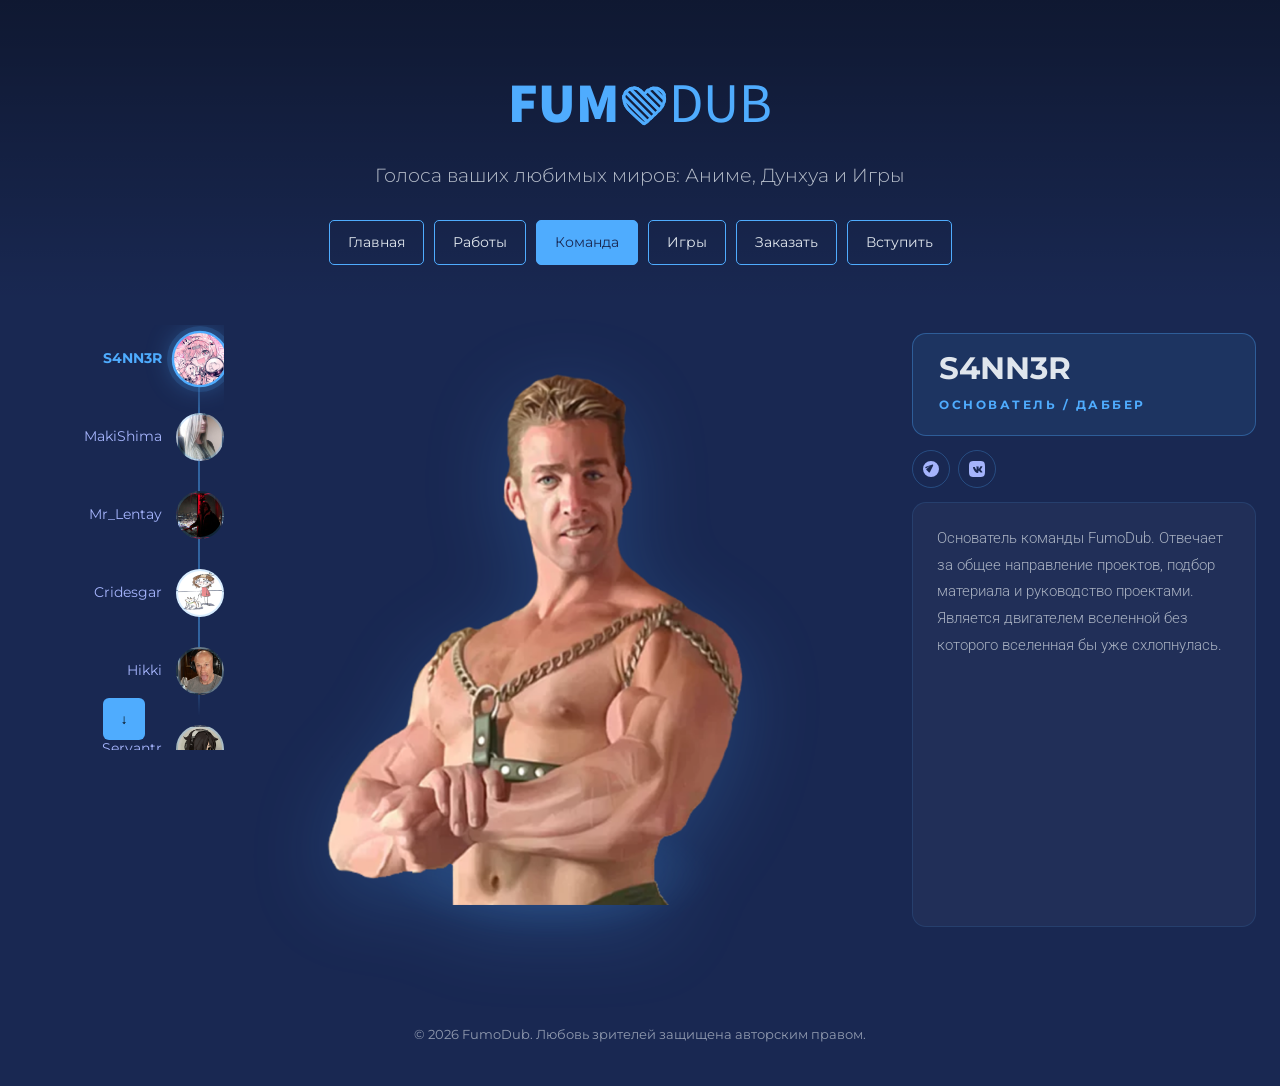
<file: team.html>
<!DOCTYPE html>
<html lang="ru">
<head>
    <meta charset="UTF-8">
    <meta name="viewport" content="width=device-width, initial-scale=1.0">
    <title>FumoDub — Команда</title>
    <meta name="description" content="FumoDub | ФумоДаб – Для тех кто хочет смотреть серии любимых сериалов самым первым!">
    <link rel="shortcut icon" href="./src/images/favicon.ico">
    <link href="https://fonts.googleapis.com/css2?family=Montserrat:wght@400;700&family=Roboto:wght@300;400&display=swap" rel="stylesheet">
    <link href="https://fonts.googleapis.com/css2?family=Source+Sans+Pro:wght@400;900&display=swap" rel="stylesheet">
    <link rel="stylesheet" href="./src/css/style.css?v=1">
</head>
<body>

<header>
    <h1 class="logo">
      <span>FUM</span>
      <svg class="heart" viewBox="0 0 32 32">
        <path d="M15.2 8.17947C15.3889 8.43128 15.6852 8.57947 16 8.57947C16.3148 8.57947 16.6111 8.43128 16.8 8.17947C17.4573 7.30307 18.6472 6.22595 20.1728 5.63793C21.6646 5.06297 23.4948 4.94489 25.5528 5.9739C28.1458 7.27042 29.104 9.48525 28.9397 11.9505C28.7711 14.4792 27.4039 17.2613 25.2929 19.3724C23.0795 21.5857 19.2659 25.3965 16.5035 27.4972C16.2244 27.7094 15.8395 27.7071 15.5508 27.4741C12.9979 25.4135 8.86139 21.5267 6.7071 19.3724C4.59602 17.2613 3.22886 14.4792 3.06028 11.9504C2.89593 9.48525 3.85416 7.27042 6.44721 5.9739C8.50523 4.94489 10.3354 5.06297 11.8271 5.63793C13.3528 6.22595 14.5427 7.30308 15.2 8.17947Z" stroke="currentColor" stroke-width="2" stroke-linejoin="round"/>
          <defs>
    <clipPath id="heartClip">
      <path d="M6 5.07947C10.6648 2.7471 14.5 5.57947 16 7.57947C17.5 5.57947 21.3352 2.7471 26 5.07947C32 8.07946 30.5 15.5795 26 20.0795C23.8042 22.2752 19.9372 26.1423 17.1088 28.2932C16.4554 28.7901 15.5615 28.7678 14.9227 28.2522C12.33 26.1595 8.16503 22.2445 6 20.0795C1.49998 15.5795 -4.76837e-06 8.07946 6 5.07947Z"/>
    </clipPath>
  </defs>
        <g clip-path="url(#heartClip)">
        <path d="M2.0426 -19.4543L30.6625 9.16553" stroke="currentColor" stroke-width="2" stroke-linecap="round" stroke-linejoin="round"/>
        <path d="M2.0426 -4.45435L30.6625 24.1655" stroke="currentColor" stroke-width="2" stroke-linecap="round" stroke-linejoin="round"/>
        <path d="M2.0426 10.5457L30.6625 39.1655" stroke="currentColor" stroke-width="2" stroke-linecap="round" stroke-linejoin="round"/>
        <path d="M2.0426 -19.4543L30.6625 9.16553" stroke="currentColor" stroke-width="2" stroke-linecap="round" stroke-linejoin="round"/>
        <path d="M2.0426 -4.45435L30.6625 24.1655" stroke="currentColor" stroke-width="2" stroke-linecap="round" stroke-linejoin="round"/>
        <path d="M2.0426 10.5457L30.6625 39.1655" stroke="currentColor" stroke-width="2" stroke-linecap="round" stroke-linejoin="round"/>
        <path d="M2.0426 -14.4543L30.6625 14.1655" stroke="currentColor" stroke-width="2" stroke-linecap="round" stroke-linejoin="round"/>
        <path d="M2.0426 0.545654L30.6625 29.1655" stroke="currentColor" stroke-width="2" stroke-linecap="round" stroke-linejoin="round"/>
        <path d="M2.0426 15.5457L30.6625 44.1655" stroke="currentColor" stroke-width="2" stroke-linecap="round" stroke-linejoin="round"/>
        <path d="M2.0426 20.5457L30.6625 49.1655" stroke="currentColor" stroke-width="2" stroke-linecap="round" stroke-linejoin="round"/>
        <path d="M2.0426 -9.45435L30.6625 19.1655" stroke="currentColor" stroke-width="2" stroke-linecap="round" stroke-linejoin="round"/>
        <path d="M2.0426 5.54565L30.6625 34.1655" stroke="currentColor" stroke-width="2" stroke-linecap="round" stroke-linejoin="round"/>
        <path d="M2.0426 25.5457L30.6625 54.1655" stroke="currentColor" stroke-width="2" stroke-linecap="round" stroke-linejoin="round"/>
        </g>
        </svg>
      <span>DUB</span>
    </h1>
    <p class="subtitle">Голоса ваших любимых миров: Аниме, Дунхуа и Игры</p>
    <nav>
        <a href="index.html">Главная</a>
        <a href="index.html#works">Работы</a>
        <a href="team.html" style="background:var(--accent-blue);color:#192852;">Команда</a>
        <a href="games.html">Игры</a>
        <a href="order.html">Заказать</a>
        <a href="join.html">Вступить</a>
    </nav>
</header>

<div class="team-stage">

    <!-- LEFT: вертикальный слайдер -->
    <aside class="slider-col">
        <button class="nav-btn up hidden" onclick="scrollSlider(-1)">↑</button>
        <div class="slider-track" id="sliderCol"></div>
        <!-- стрелки -->
        <button class="nav-btn down" onclick="scrollSlider(1)">↓</button>
        <button class="nav-btn left hidden" onclick="scrollSliderX(-1)">←</button>
        <button class="nav-btn right" onclick="scrollSliderX(1)">→</button>
    </aside>

    <!-- CENTER: PNG персонаж -->
    <main class="char-col">
        <div class="char-glow"></div>
        <img class="char-img" id="charImg" src="" alt="" />
        <div class="char-placeholder" id="charPh" style="display:none;">
            <svg viewBox="0 0 24 24" fill="none" stroke="currentColor" stroke-width="1">
                <circle cx="12" cy="7" r="4"/>
                <path d="M5.5 20c0-3.6 2.9-6.5 6.5-6.5s6.5 2.9 6.5 6.5"/>
            </svg>
            <p>PNG персонажа</p>
        </div>
    </main>

    <!-- RIGHT: инфо-панель -->
    <aside class="info-col" id="infoCol">

        <div class="name-block">
            <h2 id="infoName"></h2>
            <span class="role-tag" id="infoRole"></span>
        </div>
        <div style="display: flex; gap: 10px">
          <div class="action-row" id="playRow">
              <button class="play-btn" id="playBtn" onclick="togglePlay()">
                  <svg class="icon-play"  viewBox="0 0 24 24"><path d="M8 5v14l11-7z"/></svg>
                  <svg class="icon-pause" viewBox="0 0 24 24"><path d="M6 19h4V5H6v14zm8-14v14h4V5h-4z"/></svg>
              </button>
              <span class="play-label">Play</span>
          </div>
          <div class="social-icons" id="infoSocials"></div>
        </div>

        <div class="wave-row">
            <div class="waveform" id="waveform"></div>
            <span class="voice-time" id="voiceTime">0:00</span>
        </div>

        <div class="desc-block">
            <p id="infoDesc"></p>
        </div>

    </aside>
</div>

<footer>
    &copy; 2026 FumoDub. Любовь зрителей защищена авторским правом.
</footer>

<script>
    const members = [
        {
            name:    "S4NN3R",
            role:    "Основатель / Даббер",
            desc:    "Основатель команды FumoDub. Отвечает за общее направление проектов, подбор материала и руководство проектами. Является двигателем вселенной без которого вселенная бы уже схлопнулась.",
            avatar:  "./src/team/s4nn3r.jpg",
            png:     "./src/team/char/billi.png",
            socials: [{ url:"https://t.me/s4nn3r", icon:"tg", label:"Telegram" }, { url:"https://vk.com/s4nn3r", icon:"vk", label:"VK" }],
            voice:   null
        },
        {
            name:    "MakiShima",
            role:    "Даббер",
            desc:    "Профессиональная актриса озвучки. Днём актриса дубляжа, а ночью яростный враг соседей. В каждую роль вкладывает душу и характер.",
            avatar:  "./src/team/makishima.jpg",
            png:     "./src/team/char/neko.jpeg",
            socials: [],
            voice:   null
        },
        {
            name:    "Mr_Lentay",
            role:    "Даббер / Технарь",
            desc:    "Гроза спиддаба, готов пойти на всё что бы выпустить серию в срок, даже если сидит в машине на парковке",
            avatar:  "./src/team/mr_lentay.jpg",
            png:     "./src/team/char/len.png",
            socials: [],
            voice:   null
        },
        {
            name:    "Cridesgar",
            role:    "Даббер",
            desc:    "Милый пирожок. Притворяется невинной, пока не возьмёт микрофон...",
            avatar:  "./src/team/cridesgar.jpg",
            png:     "./src/team/char/cridesgar.png",
            socials: [],
            voice:   null
        },
        {
            name:    "Hikki",
            role:    "Даббер / Технарь",
            desc:    "Вечно присмерти, но готов делать серии до победного!",
            avatar:  "./src/team/hikki.jpg",
            png:     "./src/team/char/hikkipov.png",
            socials: [],
            voice:   null
        },
        {
            name:    "Servantr",
            role:    "Администратор соц. сетей",
            desc:    "Самыя главный фанат Fumo, за оригинальную плюшку готов убить, лучше не злить его в наших соц. сетях.",
            avatar:  "./src/team/servantr.jpg",
            png:     "./src/team/char/tewi.png",
            socials: [],
            voice:   null
        },
    ];

    const ICONS = {
        tg: `<svg viewBox="0 0 24 24" fill="currentColor"><path d="M11.944 0A12 12 0 1 0 24 12 12 12 0 0 0 11.944 0zm3.163 7.077-4.575 9.46c-.306.632-.694.79-1.062.79-.35 0-.69-.14-.956-.43L6.47 14.6l-1.257-1.255c-.37-.37-.37-.97 0-1.34l4.34-3.65c.09-.077.12-.22.063-.33-.057-.11-.187-.158-.31-.117L4.9 10.74c-.6.21-1.22-.13-1.38-.72-.16-.59.19-1.2.78-1.38l10.04-3.44c.51-.18 1.04.18.97.72l-.003.025z"/></svg>`,
        vk: `<svg viewBox="0 0 24 24" fill="currentColor"><path d="M15.684 0H8.316C1.592 0 0 1.592 0 8.316v7.368C0 22.408 1.592 24 8.316 24h7.368C22.408 24 24 22.408 24 15.684V8.316C24 1.592 22.408 0 15.684 0zm3.692 17.123h-1.744c-.66 0-.864-.525-2.05-1.727-1.033-1-1.49-.804-1.49.398v1.578c0 .354-.112.566-1.044.566-1.538 0-3.245-.93-4.443-2.664C6.56 12.54 6 10.05 6 9.5c0-.343.12-.663.476-.663h1.745c.353 0 .488.16.624.54.688 1.98 1.844 3.713 2.32 3.713.177 0 .258-.08.258-.52V10.03c-.057-1.005-.59-1.09-.59-1.447 0-.21.17-.422.44-.422h2.74c.298 0 .4.158.4.498v2.673c0 .296.133.4.216.4.177 0 .325-.104.65-.43 1.01-1.132 1.73-2.875 1.73-2.875.096-.248.298-.478.652-.478h1.745c.524 0 .638.27.524.637-.218.99-2.34 4.003-2.34 4.003-.186.302-.252.437 0 .775.177.254.757.778 1.144 1.249.71.836 1.253 1.537 1.4 2.023.135.478-.115.72-.524.72z"/></svg>`,
        yt:  `<svg viewBox="0 0 24 24" fill="currentColor"><path d="M23.495 6.205a3.007 3.007 0 0 0-2.088-2.088c-1.87-.501-9.396-.501-9.396-.501s-7.507-.01-9.396.501A3.007 3.007 0 0 0 .527 6.205a31.247 31.247 0 0 0-.522 5.805 31.247 31.247 0 0 0 .522 5.783 3.007 3.007 0 0 0 2.088 2.088c1.868.502 9.396.502 9.396.502s7.506 0 9.396-.502a3.007 3.007 0 0 0 2.088-2.088 31.247 31.247 0 0 0 .5-5.783 31.247 31.247 0 0 0-.5-5.805zM9.609 15.601V8.408l6.264 3.602z"/></svg>`,
    };

    let cur = 0, audio = null, playing = false, demoT = null;

    function buildSlider() {
        const col = document.getElementById('sliderCol');
        col.innerHTML = '';
        members.forEach((m, i) => {
            const el = document.createElement('div');
            el.className = 'slider-item' + (i === cur ? ' active' : '');
            el.onclick = () => pick(i);
            el.innerHTML = `
                <span class="slider-name">${m.name}</span>
                <div class="slider-dot" style="${m.avatar ? `background-image:url('${m.avatar}')` : ''}"></div>`;
            col.appendChild(el);
        });
    }
    function scrollSlider(dir) {
        const container = document.getElementById('sliderCol');
        const item = container.querySelector('.slider-item');
    
        if (!item) return;
    
        const scrollAmount = item.offsetHeight + 10; // + gap
    
        container.scrollBy({
            top: dir * scrollAmount,
            behavior: 'smooth'
        });
        
        setTimeout(updateNavButtons, 300);
    }
    const slider = document.getElementById('sliderCol');
    
    slider.addEventListener('scroll', updateNavButtons);
    window.addEventListener('resize', updateNavButtons);
    
    function scrollSliderX(dir) {
        const container = document.getElementById('sliderCol');
        const item = container.querySelector('.slider-item');
    
        if (!item) return;
    
        const scrollAmount = item.offsetWidth + 10;
    
        container.scrollBy({
            left: dir * scrollAmount,
            behavior: 'smooth'
        });
        
        setTimeout(updateNavButtons, 300);
    }
    
    function pick(i) {
        const container = document.getElementById('sliderCol');
        const active = container.children[i];
        
        if (active) {
            active.scrollIntoView({
                behavior: 'smooth',
                block: 'center'
            });
        }
        if (i === cur) return;
        stopAudio();
        const img = document.getElementById('charImg');
        const col = document.getElementById('infoCol');
        img.classList.add('fade-out');
        col.classList.add('fade-out');
        setTimeout(() => {
            cur = i;
            render(members[i]);
            img.classList.remove('fade-out');
            col.classList.remove('fade-out');
            document.querySelectorAll('.slider-item')
                .forEach((el, idx) => el.classList.toggle('active', idx === i));
        }, 370);
    }

    function render(m) {
        const img = document.getElementById('charImg');
        const ph  = document.getElementById('charPh');
        if (m.png) {
            img.src = m.png; img.alt = m.name;
            img.style.display = ''; ph.style.display = 'none';
        } else {
            img.style.display = 'none'; ph.style.display = 'flex';
        }
        document.getElementById('infoName').textContent = m.name;
        document.getElementById('infoRole').textContent = m.role;
        document.getElementById('infoDesc').textContent = m.desc;
        document.getElementById('infoSocials').innerHTML =
            m.socials.map(s =>
                `<a href="${s.url}" class="soc-btn" title="${s.label}" target="_blank" rel="noopener">${ICONS[s.icon]||''}</a>`
            ).join('');
    
        // Показываем плеер только если есть голос
        const actionRow = document.getElementById('playBtn').closest('.action-row');
        const waveRow   = document.getElementById('waveform').closest('.wave-row');
        if (m.voice) {
            actionRow.style.display = '';
            waveRow.style.display   = '';
            buildWave();
        } else {
            actionRow.style.display = 'none';
            waveRow.style.display   = 'none';
        }
    }

    function buildWave() {
        const h = [32,60,75,44,88,65,40,70,90,54,46,80,58,35,72,94,50,64,38,76,56,86,42,60,68,34,80,90,48,66];
        document.getElementById('waveform').innerHTML =
            h.map(v => `<div class="wave-bar" style="height:${v}%"></div>`).join('');
    }

    function togglePlay() {
        const m   = members[cur];
        const btn = document.getElementById('playBtn');
        const wf  = document.getElementById('waveform');

        if (!m.voice) {
            if (playing) { stopAudio(); return; }
            playing = true; btn.classList.add('playing'); wf.classList.add('playing-anim');
            let t = 0;
            demoT = setInterval(() => {
                t++;
                document.getElementById('voiceTime').textContent =
                    `${Math.floor(t/60)}:${(t%60).toString().padStart(2,'0')}`;
                if (t >= 30) stopAudio();
            }, 1000);
            return;
        }

        if (!audio) {
            audio = new Audio(m.voice);
            audio.addEventListener('ended', stopAudio);
            audio.addEventListener('timeupdate', () => {
                const t = Math.floor(audio.currentTime);
                document.getElementById('voiceTime').textContent =
                    `${Math.floor(t/60)}:${(t%60).toString().padStart(2,'0')}`;
            });
        }
        if (playing) {
            audio.pause(); playing = false;
            btn.classList.remove('playing'); wf.classList.remove('playing-anim');
        } else {
            audio.play(); playing = true;
            btn.classList.add('playing'); wf.classList.add('playing-anim');
        }
    }

    function stopAudio() {
        if (audio) { audio.pause(); audio.currentTime = 0; audio = null; }
        if (demoT)  { clearInterval(demoT); demoT = null; }
        playing = false;
        document.getElementById('playBtn').classList.remove('playing');
        document.getElementById('waveform').classList.remove('playing-anim');
        document.getElementById('voiceTime').textContent = '0:00';
    }

    function updateNavButtons() {
        const container = document.getElementById('sliderCol');
    
        const isHorizontal = window.innerWidth <= 900; // как у тебя в адаптиве
    
        const maxScrollTop = container.scrollHeight - container.clientHeight;
        const maxScrollLeft = container.scrollWidth - container.clientWidth;
    
        const scrollTop = container.scrollTop;
        const scrollLeft = container.scrollLeft;
    
        const upBtn = document.querySelector('.nav-btn.up');
        const downBtn = document.querySelector('.nav-btn.down');
        const leftBtn = document.querySelector('.nav-btn.left');
        const rightBtn = document.querySelector('.nav-btn.right');
    
        // вертикальный режим
        if (!isHorizontal) {
            if (scrollTop <= 5) {
                upBtn.classList.add('hidden');
            } else {
                upBtn.classList.remove('hidden');
            }
    
            if (scrollTop >= maxScrollTop - 5) {
                downBtn.classList.add('hidden');
            } else {
                downBtn.classList.remove('hidden');
            }
        }
    
        // горизонтальный режим (мобилка)
        if (isHorizontal) {
            if (scrollLeft <= 5) {
                leftBtn.classList.add('hidden');
            } else {
                leftBtn.classList.remove('hidden');
            }
    
            if (scrollLeft >= maxScrollLeft - 5) {
                rightBtn.classList.add('hidden');
            } else {
                rightBtn.classList.remove('hidden');
            }
        }
    }


    buildSlider();
    render(members[0]);
    updateNavButtons();
</script>
</body>
</html>
</file>
<file: src/css/style.css>
/* ================================================
   ПЕРЕМЕННЫЕ И СБРОС
================================================ */

:root {
    --bg-color: #192852;
    --secondary-bg: #1d2d5f;
    --accent-blue: #4facfe;
    --text-color: #e0e6ed;
    --text-dim: #a5b4fc;
}

* { box-sizing: border-box; }

body {
    margin: 0;
    padding: 0;
    font-family: 'Montserrat', sans-serif;
    background-color: var(--bg-color);
    color: var(--text-color);
    line-height: 1.6;
    overflow-x: hidden;
}

/* ================================================
   ОБЩИЕ ЭЛЕМЕНТЫ
================================================ */

header {
    padding: 60px 20px 40px;
    text-align: center;
    background: linear-gradient(180deg, rgba(0,0,0,0.4) 0%, rgba(25,40,82,0) 100%);
}

.logo {
    font-family: 'Source Sans Pro';
    display: inline-flex;
    align-items: center;
    font-weight: 400;
    gap: 0;
}
.logo span:first-child {
    font-weight: 900;
}
.heart {
    width: 0.9em;
    height: 0.9em;
    fill: none;
    stroke: currentColor;
}


h1 {
    font-size: clamp(2rem, 8vw, 3.5rem);
    color: var(--accent-blue);
    margin: 0 0 10px;
}

.subtitle {
    font-weight: 300;
    font-size: clamp(0.9rem, 4vw, 1.2rem);
    opacity: 0.8;
    max-width: 600px;
    margin: 0 auto;
}

nav {
    display: flex;
    justify-content: center;
    flex-wrap: wrap;
    gap: 10px;
    margin-top: 30px;
}

nav a,
.btn-stub {
    text-decoration: none;
    color: var(--text-color);
    padding: 10px 18px;
    border: 1px solid var(--accent-blue);
    border-radius: 5px;
    transition: 0.3s;
    font-size: 0.9rem;
}

nav a:hover { background: var(--accent-blue); color: #192852; }

.container {
    max-width: 1100px;
    margin: 0 auto;
    padding: 20px;
}

footer {
    text-align: center;
    padding: 40px;
    opacity: 0.6;
    font-size: 0.8rem;
}

/* ================================================
   INDEX PAGE — index.html
================================================ */

.apps-section {
    background: var(--secondary-bg);
    padding: clamp(20px, 5vw, 40px);
    border-radius: 15px;
    display: flex;
    flex-direction: row;
    align-items: center;
    gap: 30px;
    margin-bottom: 50px;
}

.apps-info { flex: 1; }
.apps-preview { flex: 1; text-align: center; }

.apps-preview img {
    max-width: 100%;
    height: auto;
    border-radius: 10px;
    box-shadow: 0 10px 30px rgba(0,0,0,0.5);
}

.apps-preview .caption {
    font-size: 0.75rem;
    margin-top: 10px;
    color: var(--text-dim);
}

.btn-group {
    display: flex;
    flex-wrap: wrap;
    gap: 12px;
    margin-top: 25px;
}

.btn-app {
    background: var(--accent-blue);
    color: #192852;
    padding: 12px 20px;
    border-radius: 8px;
    text-decoration: none;
    font-weight: bold;
    font-size: 0.9rem;
    transition: transform 0.2s;
    flex-grow: 1;
    text-align: center;
}

.btn-app--muted {
    background: var(--text-dim);
}

.team-section {
    margin-bottom: 60px;
}

.section-title {
    border-left: 4px solid var(--accent-blue);
    padding-left: 15px;
    font-size: 1.5rem;
}

.team-grid {
    display: grid;
    grid-template-columns: repeat(auto-fit, minmax(140px, 1fr));
    gap: 15px;
    margin-top: 30px;
}

.works-grid {
    display: grid;
    grid-template-columns: repeat(auto-fit, minmax(150px, 1fr));
    gap: 15px;
}

.member-card {
    background: rgba(255,255,255,0.05);
    padding: 20px 10px;
    border-radius: 10px;
    text-align: center;
}

.member-card .avatar {
    width: 60px;
    height: 60px;
    background: var(--accent-blue);
    border-radius: 50%;
    margin: 0 auto 12px;
    background-size: cover;
    background-position: center;
}

.member-card p {
    font-size: 0.8rem;
}

.work-item {
    position: relative;
    overflow: hidden;
    border-radius: 10px;
    aspect-ratio: 2/3;
}

.work-item img {
    width: 100%;
    height: 100%;
    object-fit: cover;
    transition: 0.5s;
}

.work-item p {
    position: absolute;
    bottom: 0;
    left: 0;
    width: 100%;
    text-align: center;
    background: rgba(0,0,0,0.8);
    margin: 0;
    padding: 8px 5px;
    font-size: 0.85rem;
}

#works {
    margin-bottom: 50px; /* добавить отступ снизу */
}

.soc-btn-wide {
    width: auto;
    height: auto;
    border-radius: 8px;
    border: 1px solid rgba(79,172,254,0.35);
    background: rgba(29,45,95,0.8);
    display: flex;
    align-items: center;
    gap: 8px;
    padding: 10px 20px;
    text-decoration: none;
    color: var(--text-color);
    font-size: 0.9rem;
    font-weight: 600;
    transition: all 0.25s;
}

.soc-btn-wide:hover {
    border-color: var(--accent-blue);
    color: var(--accent-blue);
    background: rgba(79,172,254,0.1);
    transform: translateY(-2px);
}

.soc-btn {
    width: 38px;
    height: 38px;
    border-radius: 50%;
    border: 1px solid rgba(79,172,254,0.28);
    background: transparent;
    display: flex;
    align-items: center;
    justify-content: center;
    text-decoration: none;
    color: var(--text-dim);
    transition: all 0.24s;
}

.soc-btn:hover {
    border-color: var(--accent-blue);
    color: var(--accent-blue);
    background: rgba(79,172,254,0.1);
    transform: translateY(-2px);
}

.soc-btn svg { width: 16px; height: 16px; }

.socials-section {
    text-align: center;
    padding: 50px 20px;
    background: rgba(0,0,0,0.2);
}

.socials-label {
    font-size: 0.8rem;
    text-transform: uppercase;
    letter-spacing: 3px;
    color: var(--text-dim);
    margin-bottom: 20px;
}

.socials-row {
    display: flex;
    justify-content: center;
    flex-wrap: wrap;
    gap: 12px;
}

/* ================================================
   TEAM PAGE — team.html
================================================ */

.team-stage {
    display: grid;
    grid-template-columns: 200px 1fr 380px;
    min-height: calc(100vh - 220px);
    max-width: 1400px;
    margin: 0 auto;
    padding: 20px 24px 50px;
    align-items: stretch;
}

/* --- LEFT: вертикальный слайдер --- */

.slider-col {
    position: relative;
    display: flex;
    flex-direction: column;
    justify-content: center;
    height: 425px;
    overflow: hidden;
}

.slider-col::after {
    content: '';
    position: absolute;
    right: 24px;
    top: 8%;
    height: 84%;
    width: 2px;
    background: linear-gradient(
        to bottom,
        transparent,
        rgba(79,172,254,0.45) 15%,
        rgba(79,172,254,0.45) 85%,
        transparent
    );
}

.slider-item {
    display: flex;
    align-items: center;
    cursor: pointer;
    padding: 10px 0;
    position: relative;
}

.slider-name {
    flex: 1;
    text-align: right;
    padding-right: 14px;
    font-family: 'Montserrat', sans-serif;
    font-size: 0.85rem;
    color: var(--text-dim);
    transition: color 0.3s;
    white-space: nowrap;
    overflow: hidden;
    text-overflow: ellipsis;
}

.slider-item:hover .slider-name { color: var(--text-color); }

.slider-item.active .slider-name {
    color: var(--accent-blue);
    font-weight: 700;
}

.slider-dot {
    width: 48px;
    height: 48px;
    border-radius: 50%;
    flex-shrink: 0;
    background-color: rgba(79,172,254,0.12);
    background-size: cover;
    background-position: center;
    border: 2px solid rgba(79,172,254,0.22);
    position: relative;
    z-index: 2;
    transition: all 0.32s ease;
}

.slider-item:hover .slider-dot {
    border-color: rgba(79,172,254,0.55);
    transform: scale(1.08);
}

.slider-item.active .slider-dot {
    border-color: var(--accent-blue);
    box-shadow: 0 0 0 4px rgba(79,172,254,0.14), 0 0 22px rgba(79,172,254,0.38);
    transform: scale(1.18);
}

.slider-track {
    display: flex;
    flex-direction: column;
    gap: 10px;
    overflow-y: auto;
    height: 100%;
    scroll-behavior: smooth;
}

.slider-track::-webkit-scrollbar { display: none; }

/* Стрелки навигации */
.nav-btn.left,
.nav-btn.right {
    display: none;
}

.nav-btn {
    position: static;
    background: var(--accent-blue);
    border: none;
    padding: 8px 12px;
    cursor: pointer;
    border-radius: 6px;
    z-index: 10;
    opacity: 1;
    transition: opacity 0.3s ease, transform 0.3s ease;
}

.nav-btn.hidden {
    opacity: 0;
    pointer-events: none;
    transform: scale(0.9);
}

.nav-btn.up,
.nav-btn.down {
    position: absolute;
    left: 50%;
    transform: translateX(-50%);
    width: 42px;
    height: 42px;
    display: flex;
    align-items: center;
    justify-content: center;
    z-index: 10;
}

.nav-btn.up  { top: 10px; }
.nav-btn.down { bottom: 10px; }

/* --- CENTER: персонаж PNG --- */

.char-col {
    position: relative;
    display: flex;
    align-items: flex-end;
    justify-content: center;
    padding-bottom: 30px;
}

.char-glow {
    position: absolute;
    bottom: 0;
    left: 50%;
    transform: translateX(-50%);
    width: 340px;
    height: 120px;
    background: radial-gradient(ellipse, rgba(79,172,254,0.22) 0%, transparent 70%);
    pointer-events: none;
    z-index: 0;
    border-radius: 50%;
    filter: blur(10px);
}

.char-img {
    position: relative;
    z-index: 1;
    max-height: 560px;
    max-width: 100%;
    object-fit: contain;
    filter: drop-shadow(0 20px 40px rgba(79,172,254,0.2));
    transition: opacity 0.4s ease, transform 0.42s ease;
    transform-origin: bottom center;
}

.char-img.fade-out {
    opacity: 0;
    transform: scale(0.95) translateY(18px);
}

.char-placeholder {
    position: relative;
    z-index: 1;
    display: flex;
    flex-direction: column;
    align-items: center;
    justify-content: center;
    gap: 14px;
    height: 460px;
    color: var(--text-dim);
    opacity: 0.18;
}

.char-placeholder svg { width: 90px; height: 90px; }

.char-placeholder p {
    font-size: 0.8rem;
    text-transform: uppercase;
    letter-spacing: 2px;
    margin: 0;
}

/* --- RIGHT: инфо-панель --- */

.info-col {
    padding: 8px 0 8px 36px;
    display: flex;
    flex-direction: column;
    gap: 14px;
    transition: opacity 0.35s ease;
}

.info-col.fade-out { opacity: 0; }

.name-block {
    background: rgba(79,172,254,0.09);
    border: 1.5px solid rgba(79,172,254,0.35);
    border-radius: 14px;
    padding: 18px 26px;
}

.name-block h2 {
    margin: 0 0 5px;
    font-size: clamp(1.7rem, 2.4vw, 2.5rem);
    font-weight: 700;
    color: var(--text-color);
    line-height: 1.1;
}

.name-block .role-tag {
    font-size: 0.76rem;
    color: var(--accent-blue);
    text-transform: uppercase;
    letter-spacing: 2.5px;
    font-weight: 700;
}

.action-row {
    display: flex;
    align-items: center;
    gap: 10px;
    flex-wrap: wrap;
}

.play-btn {
    width: 46px;
    height: 46px;
    border-radius: 50%;
    background: var(--accent-blue);
    border: none;
    cursor: pointer;
    display: flex;
    align-items: center;
    justify-content: center;
    flex-shrink: 0;
    transition: transform 0.2s, box-shadow 0.2s;
    box-shadow: 0 0 20px rgba(79,172,254,0.35);
}

.play-btn:hover {
    transform: scale(1.12);
    box-shadow: 0 0 32px rgba(79,172,254,0.55);
}

.play-btn svg {
    width: 18px;
    height: 18px;
    fill: #192852;
    margin-left: 2px;
}

.play-btn.playing svg.icon-play  { display: none; }
.play-btn:not(.playing) svg.icon-pause { display: none; }

.play-label {
    font-size: 0.76rem;
    text-transform: uppercase;
    letter-spacing: 1.5px;
    color: var(--text-dim);
}

.social-icons {
    display: flex;
    align-items: center;
    gap: 8px;
    flex-wrap: wrap;
}


.wave-row {
    display: flex;
    align-items: center;
    gap: 10px;
}

.waveform {
    flex: 1;
    height: 30px;
    display: flex;
    align-items: center;
    gap: 2px;
}

.wave-bar {
    flex: 1;
    min-width: 3px;
    border-radius: 2px;
    background: rgba(79,172,254,0.2);
    transition: background 0.2s;
}

.playing-anim .wave-bar {
    background: var(--accent-blue);
    animation: wvpulse 0.72s ease-in-out infinite alternate;
}

.wave-bar:nth-child(2n) { animation-delay: 0.07s; }
.wave-bar:nth-child(3n) { animation-delay: 0.17s; }
.wave-bar:nth-child(4n) { animation-delay: 0.27s; }
.wave-bar:nth-child(5n) { animation-delay: 0.12s; }
.wave-bar:nth-child(7n) { animation-delay: 0.22s; }

@keyframes wvpulse {
    from { transform: scaleY(0.3); }
    to   { transform: scaleY(1); }
}

.voice-time {
    font-size: 0.75rem;
    color: var(--text-dim);
    font-family: 'Roboto', monospace;
    white-space: nowrap;
}

.desc-block {
    flex: 1;
    background: rgba(255,255,255,0.035);
    border: 1px solid rgba(79,172,254,0.13);
    border-radius: 14px;
    padding: 22px 24px;
    min-height: 160px;
}

.desc-block p {
    margin: 0;
    font-family: 'Roboto', sans-serif;
    font-weight: 300;
    font-size: 0.94rem;
    line-height: 1.78;
    color: rgba(224,230,237,0.7);
}

/* --- Анимация появления --- */

@keyframes fadeUp {
    from { opacity: 0; transform: translateY(14px); }
    to   { opacity: 1; transform: translateY(0);    }
}

.slider-col { animation: fadeUp 0.45s ease both; }
.char-col   { animation: fadeUp 0.45s 0.07s ease both; }
.info-col   { animation: fadeUp 0.45s 0.15s ease both; }

/* ================================================
   GAMES PAGE — games.html
================================================ */

.wave-divider {
    display: block;
    width: 100%;
    overflow: hidden;
    line-height: 0;
    margin-top: -2px;
}

.wave-divider svg {
    display: block;
    width: 100%;
    height: 60px;
}

.games-page-wrap {
    max-width: 1200px;
    margin: 0 auto;
    padding: 0 24px 60px;
}

.section-heading {
    font-size: clamp(1.1rem, 2.5vw, 1.4rem);
    font-weight: 700;
    color: var(--text-dim);
    text-transform: uppercase;
    letter-spacing: 3px;
    margin: 48px 0 20px;
    display: flex;
    align-items: center;
    gap: 14px;
}

.section-heading::after {
    content: '';
    flex: 1;
    height: 1px;
    background: linear-gradient(to right, rgba(79,172,254,0.3), transparent);
}

/* Сетка карточек сбора */
.funding-grid {
    display: grid;
    grid-template-columns: repeat(auto-fill, minmax(340px, 1fr));
    gap: 22px;
}

.fund-card {
    background: var(--secondary-bg);
    border: 1px solid rgba(79,172,254,0.12);
    border-radius: 16px;
    display: flex;
    gap: 18px;
    padding: 18px;
    transition: border-color 0.3s, transform 0.3s;
}

.fund-card:hover {
    border-color: rgba(79,172,254,0.35);
    transform: translateY(-3px);
}

.fund-cover {
    width: 90px;
    min-width: 90px;
    aspect-ratio: 3/4;
    border-radius: 10px;
    background: rgba(79,172,254,0.1);
    background-size: cover;
    background-position: center;
    overflow: hidden;
    flex-shrink: 0;
}

.fund-cover img {
    width: 100%;
    height: 100%;
    object-fit: cover;
    border-radius: 10px;
}

.fund-info {
    flex: 1;
    display: flex;
    flex-direction: column;
    gap: 6px;
    min-width: 0;
}

.fund-name {
    font-size: 1rem;
    font-weight: 700;
    color: var(--text-color);
    margin: 0;
    overflow: hidden;
    text-overflow: ellipsis;
    white-space: normal;
    word-break: break-word;
    overflow-wrap: break-word;
}

.fund-desc {
    font-family: 'Roboto', sans-serif;
    font-weight: 300;
    font-size: 0.82rem;
    color: rgba(224,230,237,0.6);
    line-height: 1.5;
    margin: 0;
    display: -webkit-box;
    -webkit-line-clamp: 3;
    -webkit-box-orient: vertical;
    overflow: hidden;
}

.fund-progress-wrap { margin-top: auto; }

.fund-bar-track {
    width: 100%;
    height: 5px;
    background: rgba(79,172,254,0.15);
    border-radius: 3px;
    overflow: hidden;
    margin-bottom: 5px;
}

.fund-bar-fill {
    height: 100%;
    background: linear-gradient(90deg, var(--accent-blue), #00f2fe);
    border-radius: 3px;
    transition: width 0.8s ease;
}

.fund-amounts {
    font-size: 0.75rem;
    color: var(--text-dim);
    display: flex;
    justify-content: space-between;
    margin-bottom: 10px;
}

.fund-amounts strong { color: var(--accent-blue); }

.btn-support {
    display: inline-block;
    background: transparent;
    border: 1px solid var(--accent-blue);
    color: var(--accent-blue);
    padding: 7px 16px;
    border-radius: 20px;
    font-family: 'Montserrat', sans-serif;
    font-size: 0.78rem;
    font-weight: 700;
    letter-spacing: 1px;
    text-decoration: none;
    cursor: pointer;
    transition: background 0.25s, color 0.25s;
    align-self: flex-start;
}

.btn-support:hover {
    background: var(--accent-blue);
    color: #192852;
}

/* Секция озвученные игры */
.games-grid {
    display: grid;
    grid-template-columns: repeat(auto-fill, minmax(160px, 1fr));
    gap: 16px;
}

.game-card {
    position: relative;
    border-radius: 12px;
    overflow: hidden;
    aspect-ratio: 3/4;
    background: rgba(79,172,254,0.07);
    border: 1px solid rgba(79,172,254,0.1);
    cursor: pointer;
    transition: transform 0.3s, border-color 0.3s, box-shadow 0.3s;
}

.game-card:hover {
    transform: translateY(-5px) scale(1.02);
    border-color: rgba(79,172,254,0.4);
    box-shadow: 0 12px 35px rgba(0,0,0,0.4);
}

.game-card img {
    width: 100%;
    height: 100%;
    object-fit: cover;
    display: block;
    transition: transform 0.4s ease;
}

.game-card:hover img { transform: scale(1.06); }

.game-card-label {
    position: absolute;
    bottom: 0;
    left: 0;
    right: 0;
    padding: 28px 10px 10px;
    background: linear-gradient(to top, rgba(10,15,40,0.95) 0%, transparent 100%);
    font-size: 0.8rem;
    font-weight: 700;
    color: var(--text-color);
    text-align: center;
    line-height: 1.3;
}

.game-badge {
    position: absolute;
    top: 8px;
    right: 8px;
    background: var(--accent-blue);
    color: #192852;
    font-size: 0.65rem;
    font-weight: 700;
    padding: 3px 8px;
    border-radius: 20px;
    text-transform: uppercase;
    letter-spacing: 1px;
}

.game-badge--done {
    background: rgba(79,172,254,0.2);
    color: var(--accent-blue);
    border: 1px solid rgba(79,172,254,0.4);
}

.game-card-placeholder {
    width: 100%;
    height: 100%;
    display: flex;
    flex-direction: column;
    align-items: center;
    justify-content: center;
    gap: 10px;
    color: var(--text-dim);
    opacity: 0.3;
    font-size: 0.75rem;
    text-transform: uppercase;
    letter-spacing: 1px;
}

.game-card-placeholder svg { width: 36px; height: 36px; }

/* ================================================
   GAME MODAL
================================================ */

.modal-overlay {
    position: fixed;
    inset: 0;
    background: rgba(10, 15, 35, 0.88);
    backdrop-filter: blur(8px);
    -webkit-backdrop-filter: blur(8px);
    z-index: 1000;
    display: flex;
    align-items: center;
    justify-content: center;
    padding: 20px;
    opacity: 0;
    pointer-events: none;
    transition: opacity 0.3s ease;
}

.modal-overlay.open {
    opacity: 1;
    pointer-events: all;
}

.modal-box {
    background: var(--secondary-bg);
    border: 1px solid rgba(79,172,254,0.2);
    border-radius: 20px;
    width: 100%;
    max-width: 860px;
    max-height: 90vh;
    overflow-y: auto;
    position: relative;
    transform: translateY(24px) scale(0.97);
    transition: transform 0.35s ease, opacity 0.35s ease;
    opacity: 0;
    scrollbar-width: thin;
    scrollbar-color: rgba(79,172,254,0.3) transparent;
}

.modal-overlay.open .modal-box {
    transform: translateY(0) scale(1);
    opacity: 1;
}

.modal-close {
    position: sticky;
    top: 16px;
    float: right;
    margin: 16px 16px 0 0;
    width: 36px;
    height: 36px;
    border-radius: 50%;
    background: rgba(255,255,255,0.08);
    border: 1px solid rgba(79,172,254,0.2);
    color: var(--text-color);
    font-size: 1.1rem;
    cursor: pointer;
    display: flex;
    align-items: center;
    justify-content: center;
    transition: background 0.2s, border-color 0.2s;
    z-index: 10;
    flex-shrink: 0;
}

.modal-close:hover {
    background: rgba(79,172,254,0.15);
    border-color: var(--accent-blue);
}

.modal-hero {
    display: flex;
    gap: 24px;
    padding: 24px 24px 0;
    clear: both;
}

.modal-cover {
    width: 160px;
    min-width: 160px;
    aspect-ratio: 3/4;
    border-radius: 12px;
    background: rgba(79,172,254,0.08);
    overflow: hidden;
    flex-shrink: 0;
}

.modal-cover img {
    width: 100%;
    height: 100%;
    object-fit: cover;
}

.modal-cover-placeholder {
    width: 100%;
    height: 100%;
    display: flex;
    align-items: center;
    justify-content: center;
    opacity: 0.2;
}

.modal-cover-placeholder svg { width: 48px; height: 48px; }

.modal-meta {
    flex: 1;
    display: flex;
    flex-direction: column;
    gap: 8px;
    min-width: 0;
}

.modal-title {
    font-size: clamp(1.3rem, 3vw, 2rem);
    font-weight: 700;
    margin: 0;
    color: var(--text-color);
    line-height: 1.2;
}

.modal-badge {
    display: inline-block;
    font-size: 0.7rem;
    font-weight: 700;
    text-transform: uppercase;
    letter-spacing: 1.5px;
    padding: 4px 12px;
    border-radius: 20px;
    background: rgba(79,172,254,0.15);
    border: 1px solid rgba(79,172,254,0.35);
    color: var(--accent-blue);
    align-self: flex-start;
}

.modal-badge--wip {
    background: rgba(255,180,0,0.1);
    border-color: rgba(255,180,0,0.4);
    color: #ffb400;
}

.modal-badge--funding {
    background: rgba(255,100,100,0.1);
    border-color: rgba(255,100,100,0.35);
    color: #ff6b6b;
}

.modal-desc {
    font-family: 'Roboto', sans-serif;
    font-weight: 300;
    font-size: 0.92rem;
    line-height: 1.7;
    color: rgba(224,230,237,0.7);
    margin: 4px 0 0;
}

.modal-download {
    margin-top: auto;
    display: flex;
    flex-direction: column;
    gap: 8px;
}

.download-label {
    font-size: 0.72rem;
    text-transform: uppercase;
    letter-spacing: 2px;
    color: var(--text-dim);
    margin-bottom: 2px;
}

.download-btns {
    display: flex;
    flex-wrap: wrap;
    gap: 8px;
}

.btn-download {
    display: inline-flex;
    align-items: center;
    gap: 7px;
    padding: 9px 16px;
    border-radius: 8px;
    border: 1px solid rgba(79,172,254,0.35);
    background: rgba(79,172,254,0.08);
    color: var(--text-color);
    font-family: 'Montserrat', sans-serif;
    font-size: 0.8rem;
    font-weight: 700;
    text-decoration: none;
    cursor: pointer;
    transition: all 0.22s;
    white-space: nowrap;
}

.btn-download:hover {
    background: var(--accent-blue);
    color: #192852;
    border-color: var(--accent-blue);
    transform: translateY(-2px);
}

.btn-download svg { width: 16px; height: 16px; flex-shrink: 0; }

.btn-demo {
    border-color: rgba(255,180,0,0.4);
    background: rgba(255,180,0,0.07);
    color: #ffb400;
}

.btn-demo:hover {
    background: #ffb400;
    color: #192852;
    border-color: #ffb400;
}

.modal-body {
    padding: 24px;
    display: flex;
    flex-direction: column;
    gap: 24px;
}

.modal-screenshots {
    display: grid;
    grid-template-columns: repeat(auto-fill, minmax(200px, 1fr));
    gap: 10px;
}

.modal-screenshot {
    border-radius: 10px;
    overflow: hidden;
    aspect-ratio: 16/9;
    background: rgba(79,172,254,0.06);
    border: 1px solid rgba(79,172,254,0.1);
}

.modal-screenshot img {
    width: 100%;
    height: 100%;
    object-fit: cover;
    transition: transform 0.3s;
}

.modal-screenshot:hover img { transform: scale(1.04); }

.modal-screenshot-placeholder {
    width: 100%;
    height: 100%;
    display: flex;
    align-items: center;
    justify-content: center;
    opacity: 0.15;
    font-size: 0.75rem;
    text-transform: uppercase;
    letter-spacing: 1px;
    flex-direction: column;
    gap: 8px;
}

.modal-screenshot-placeholder svg { width: 28px; height: 28px; }

.modal-video-wrap {
    border-radius: 12px;
    overflow: hidden;
    aspect-ratio: 16/9;
    background: #000;
    border: 1px solid rgba(79,172,254,0.1);
}

.modal-video-wrap iframe {
    width: 100%;
    height: 100%;
    border: none;
    display: block;
}

.modal-section-label {
    font-size: 0.72rem;
    text-transform: uppercase;
    letter-spacing: 2.5px;
    color: var(--text-dim);
    margin-bottom: 10px;
}

/* ================================================
   ORDER PAGE — order.html
================================================ */

.order-page {
    --page-accent:    #c0239e;
    --page-accent2:   #750c64;
    --page-glow:      rgba(192, 35, 158, 0.22);
    --page-border:    rgba(192, 35, 158, 0.3);
    --page-bg:        #1a0a18;
    --page-card-bg:   #220e1e;

    background-color: var(--page-bg);
    min-height: 100vh;
}

.order-page h1                    { color: var(--page-accent); }
.order-page nav a,
.order-page .btn-stub             { border-color: var(--page-accent); }
.order-page nav a:hover           { background: var(--page-accent); color: var(--page-bg); }
.order-page header                { background: linear-gradient(180deg, rgba(0,0,0,0.5) 0%, rgba(26,10,24,0) 100%); }

.order-page .wave-divider path[fill]   { fill: rgba(192,35,158,0.07); }
.order-page .wave-divider path[stroke] { stroke: rgba(192,35,158,0.3); }

.order-wrap {
    max-width: 1100px;
    margin: 0 auto;
    padding: 0 24px 80px;
}

.order-hero {
    text-align: center;
    padding: 40px 0 50px;
}

.order-hero h2 {
    font-size: clamp(1.6rem, 4vw, 2.8rem);
    font-weight: 700;
    margin: 0 0 14px;
    color: var(--text-color);
    line-height: 1.2;
}

.order-hero h2 span { color: var(--page-accent); }

.order-hero p {
    font-family: 'Roboto', sans-serif;
    font-weight: 300;
    font-size: 1rem;
    color: rgba(224,230,237,0.65);
    max-width: 560px;
    margin: 0 auto;
    line-height: 1.7;
}

/* Секция причины */
.reasons-section {
    display: grid;
    grid-template-columns: 1fr 280px;
    gap: 24px;
    margin-bottom: 60px;
    align-items: stretch;
}

.reasons-card {
    background: var(--page-card-bg);
    border: 1px solid var(--page-border);
    border-radius: 18px;
    padding: 32px 36px;
    position: relative;
    overflow: hidden;
}

.reasons-card::before {
    content: '';
    position: absolute;
    top: -60px;
    left: -60px;
    width: 300px;
    height: 300px;
    background: radial-gradient(circle, rgba(192,35,158,0.12) 0%, transparent 70%);
    pointer-events: none;
}

.reasons-card h3 {
    font-size: 1rem;
    text-transform: uppercase;
    letter-spacing: 2.5px;
    color: var(--page-accent);
    margin: 0 0 24px;
}

.reason-item {
    display: flex;
    align-items: flex-start;
    gap: 14px;
    margin-bottom: 18px;
}

.reason-item:last-child { margin-bottom: 0; }

.reason-num {
    width: 28px;
    height: 28px;
    border-radius: 50%;
    background: rgba(192,35,158,0.15);
    border: 1px solid var(--page-border);
    color: var(--page-accent);
    font-size: 0.75rem;
    font-weight: 700;
    display: flex;
    align-items: center;
    justify-content: center;
    flex-shrink: 0;
    margin-top: 1px;
}

.reason-text {
    font-family: 'Roboto', sans-serif;
    font-weight: 300;
    font-size: 0.93rem;
    color: rgba(224,230,237,0.75);
    line-height: 1.6;
}

.reason-text strong {
    color: var(--text-color);
    font-weight: 400;
}

.reasons-img {
    border-radius: 18px;
    background: var(--page-card-bg);
    border: 1px solid var(--page-border);
    overflow: hidden;
    display: flex;
    align-items: center;
    justify-content: center;
    min-height: 200px;
}

.reasons-img img {
    width: 100%;
    height: 100%;
    object-fit: cover;
    display: block;
}

.reasons-img-placeholder {
    display: flex;
    flex-direction: column;
    align-items: center;
    gap: 12px;
    opacity: 0.2;
    color: var(--text-dim);
    font-size: 0.75rem;
    text-transform: uppercase;
    letter-spacing: 1px;
}

.reasons-img-placeholder svg { width: 52px; height: 52px; }

/* Расценки */
.pricing-heading {
    font-size: clamp(1.1rem, 2.5vw, 1.4rem);
    font-weight: 700;
    color: rgba(192,35,158,0.7);
    text-transform: uppercase;
    letter-spacing: 3px;
    margin: 0 0 20px;
    display: flex;
    align-items: center;
    gap: 14px;
}

.pricing-heading::after {
    content: '';
    flex: 1;
    height: 1px;
    background: linear-gradient(to right, rgba(192,35,158,0.35), transparent);
}

.pricing-grid {
    display: grid;
    grid-template-columns: repeat(auto-fit, minmax(260px, 1fr));
    gap: 18px;
    margin-bottom: 50px;
}

.price-card {
    background: var(--page-card-bg);
    border: 1px solid var(--page-border);
    border-radius: 16px;
    padding: 28px 28px 24px;
    position: relative;
    transition: border-color 0.3s, transform 0.3s;
}

.price-card:hover {
    border-color: var(--page-accent);
    transform: translateY(-4px);
}

.price-card--featured {
    border-color: var(--page-accent);
    box-shadow: 0 0 30px rgba(192,35,158,0.18);
}

.price-card--featured::after {
    content: 'Популярный';
    position: absolute;
    top: -12px;
    left: 50%;
    transform: translateX(-50%);
    background: var(--page-accent);
    color: var(--page-bg);
    font-size: 0.65rem;
    font-weight: 700;
    text-transform: uppercase;
    letter-spacing: 1.5px;
    padding: 4px 14px;
    border-radius: 20px;
    white-space: nowrap;
}

.price-tier {
    font-size: 0.75rem;
    text-transform: uppercase;
    letter-spacing: 2px;
    color: var(--page-accent);
    margin-bottom: 16px;
    font-weight: 700;
}

.price-rows {
    display: flex;
    flex-direction: column;
    gap: 8px;
    margin-bottom: 20px;
}

.price-row {
    display: flex;
    justify-content: space-between;
    align-items: baseline;
    padding-bottom: 8px;
    border-bottom: 1px solid rgba(192,35,158,0.1);
}

.price-row:last-child { border-bottom: none; padding-bottom: 0; }

.price-duration {
    font-size: 0.88rem;
    color: rgba(224,230,237,0.65);
    font-family: 'Roboto', sans-serif;
    font-weight: 300;
}

.price-amount {
    font-size: 1.15rem;
    font-weight: 700;
    color: var(--text-color);
}

.price-amount span {
    font-size: 0.75rem;
    font-weight: 400;
    color: rgba(224,230,237,0.45);
    margin-left: 3px;
}

.price-note {
    font-size: 0.78rem;
    color: rgba(224,230,237,0.4);
    font-family: 'Roboto', sans-serif;
    font-weight: 300;
    line-height: 1.5;
}

/* Форма заказа */
.order-form-section { margin-bottom: 40px; }

.order-form {
    background: var(--page-card-bg);
    border: 1px solid var(--page-border);
    border-radius: 18px;
    padding: 36px;
    display: grid;
    grid-template-columns: 1fr 1fr;
    gap: 18px;
}

.form-group {
    display: flex;
    flex-direction: column;
    gap: 7px;
}

.form-group--full { grid-column: 1 / -1; }

.form-label {
    font-size: 0.75rem;
    text-transform: uppercase;
    letter-spacing: 1.5px;
    color: rgba(192,35,158,0.8);
    font-weight: 700;
}

.form-input,
.form-select,
.form-textarea {
    background: rgba(255,255,255,0.04);
    border: 1px solid rgba(192,35,158,0.25);
    border-radius: 10px;
    padding: 12px 16px;
    color: var(--text-color);
    font-family: 'Montserrat', sans-serif;
    font-size: 0.88rem;
    outline: none;
    transition: border-color 0.25s, box-shadow 0.25s;
    width: 100%;
}

.form-input:focus,
.form-select:focus,
.form-textarea:focus {
    border-color: var(--page-accent);
    box-shadow: 0 0 0 3px rgba(192,35,158,0.12);
}

.form-select {
    appearance: none;
    background-image: url("data:image/svg+xml,%3Csvg viewBox='0 0 24 24' fill='none' stroke='%23c0239e' stroke-width='2' xmlns='http://www.w3.org/2000/svg'%3E%3Cpath d='M6 9l6 6 6-6'/%3E%3C/svg%3E");
    background-repeat: no-repeat;
    background-position: right 14px center;
    background-size: 18px;
    padding-right: 40px;
    cursor: pointer;
}

.form-select option { background: #220e1e; }

.form-textarea {
    resize: vertical;
    min-height: 110px;
    line-height: 1.6;
}

.form-submit {
    grid-column: 1 / -1;
    background: linear-gradient(135deg, var(--page-accent2), var(--page-accent));
    color: #fff;
    border: none;
    border-radius: 12px;
    padding: 15px 32px;
    font-family: 'Montserrat', sans-serif;
    font-size: 0.95rem;
    font-weight: 700;
    letter-spacing: 1px;
    cursor: pointer;
    transition: opacity 0.25s, transform 0.2s, box-shadow 0.25s;
    box-shadow: 0 4px 24px rgba(192,35,158,0.3);
}

.form-submit:hover {
    opacity: 0.9;
    transform: translateY(-2px);
    box-shadow: 0 8px 32px rgba(192,35,158,0.45);
}

.form-submit:active { transform: translateY(0); }

/* ================================================
   ИСТОРИЯ — timeline
================================================ */

.history-section {
    margin-bottom: 60px;
}

.timeline {
    position: relative;
    margin-top: 30px;
    padding-left: 24px;
    border-left: 2px solid rgba(79,172,254,0.3);
}

.tl-item {
    position: relative;
    margin-bottom: 32px;
    padding-left: 20px;
}

.tl-item:last-child { margin-bottom: 0; }

.tl-dot {
    position: absolute;
    left: -31px;
    top: 4px;
    width: 14px;
    height: 14px;
    border-radius: 50%;
    background: var(--secondary-bg);
    border: 2px solid var(--accent-blue);
    flex-shrink: 0;
}

.tl-dot--accent {
    background: var(--accent-blue);
    box-shadow: 0 0 10px rgba(79,172,254,0.5);
}

.tl-date {
    display: inline-block;
    font-size: 0.72rem;
    text-transform: uppercase;
    letter-spacing: 1.5px;
    color: var(--accent-blue);
    font-weight: 700;
    margin-bottom: 6px;
}

.tl-body p {
    margin: 0;
    font-family: 'Roboto', sans-serif;
    font-weight: 300;
    font-size: 0.92rem;
    color: rgba(224,230,237,0.8);
    line-height: 1.65;
}

.tl-body strong {
    color: var(--text-color);
    font-weight: 400;
}

/* ================================================
   ИГРЫ — превью-секция
================================================ */

.games-preview-section {
    background: var(--secondary-bg);
    border-radius: 15px;
    padding: clamp(20px, 5vw, 36px);
    margin-bottom: 50px;
}

.games-preview-desc {
    font-family: 'Roboto', sans-serif;
    font-weight: 300;
    color: rgba(224,230,237,0.7);
    margin: 10px 0 22px;
    max-width: 600px;
}

/* ================================================
   ВСТУПИТЬ В КОМАНДУ — баннер
================================================ */

.join-banner-main {
    margin-bottom: 60px;
    border-radius: 16px;
    background: linear-gradient(135deg, rgba(79,172,254,0.12) 0%, rgba(79,172,254,0.04) 100%);
    border: 1px solid rgba(79,172,254,0.25);
    padding: clamp(28px, 6vw, 52px) clamp(20px, 5vw, 48px);
    text-align: center;
}

.join-tagline-main {
    font-size: 0.72rem;
    text-transform: uppercase;
    letter-spacing: 3px;
    color: var(--accent-blue);
    font-weight: 700;
    margin: 0 0 10px;
}

.join-title-main {
    font-size: clamp(1.4rem, 4vw, 2.2rem);
    margin: 0 0 14px;
    color: var(--text-color);
}

.join-desc-main {
    font-family: 'Roboto', sans-serif;
    font-weight: 300;
    font-size: 0.95rem;
    color: rgba(224,230,237,0.7);
    max-width: 520px;
    margin: 0 auto 28px;
    line-height: 1.7;
}

.btn-join-main {
    display: inline-block;
    background: var(--accent-blue);
    color: #192852;
    padding: 13px 32px;
    border-radius: 8px;
    text-decoration: none;
    font-weight: 700;
    font-size: 0.95rem;
    transition: opacity 0.2s, transform 0.2s;
}

.btn-join-main:hover {
    opacity: 0.85;
    transform: translateY(-2px);
}

/* ================================================
   JOIN PAGE — join.html
   Цветовая схема: оранжевый #ff9012
================================================ */

.join-page {
    --join-accent:  #ff9012;
    --join-accent2: #e06b00;
    --join-glow:    rgba(255, 144, 18, 0.2);
    --join-border:  rgba(255, 144, 18, 0.28);
    --join-bg:      #1a1108;
    --join-card-bg: #211508;

    background-color: var(--join-bg);
    min-height: 100vh;
}

.join-page h1                { color: var(--join-accent); }
.join-page nav a,
.join-page .btn-stub         { border-color: var(--join-accent); }
.join-page nav a:hover       { background: var(--join-accent); color: var(--join-bg); }
.join-page header            { background: linear-gradient(180deg, rgba(0,0,0,0.5) 0%, rgba(26,17,8,0) 100%); }

.join-wrap {
    max-width: 780px;
    margin: 0 auto;
    padding: 0 24px 80px;
}

/* HERO */
.join-hero {
    text-align: center;
    padding: 36px 0 44px;
}

.join-hero h2 {
    font-size: clamp(1.6rem, 4vw, 2.6rem);
    font-weight: 700;
    color: var(--text-color);
    margin: 0 0 12px;
    line-height: 1.2;
}

.join-hero h2 span { color: var(--join-accent); }

.join-hero p {
    font-family: 'Roboto', sans-serif;
    font-weight: 300;
    font-size: 0.97rem;
    color: rgba(224,230,237,0.6);
    max-width: 520px;
    margin: 0 auto;
    line-height: 1.7;
}

/* БАННЕР-КАРТИНКА */
.join-banner {
    width: 100%;
    border-radius: 18px;
    overflow: hidden;
    border: 1px solid var(--join-border);
    margin-bottom: 20px;
    aspect-ratio: 16/7;
    background: var(--join-card-bg);
    position: relative;
}

.join-banner img {
    width: 100%;
    height: 100%;
    object-fit: cover;
    display: block;
}

.join-banner-placeholder {
    width: 100%;
    height: 100%;
    display: flex;
    align-items: center;
    justify-content: center;
    flex-direction: column;
    gap: 12px;
    opacity: 0.18;
    color: var(--text-dim);
    font-size: 0.8rem;
    text-transform: uppercase;
    letter-spacing: 1px;
    position: absolute;
    inset: 0;
}

.join-banner-placeholder svg { width: 52px; height: 52px; }

/* Glow под баннером */
.join-banner::after {
    content: '';
    position: absolute;
    bottom: 0; left: 0; right: 0;
    height: 60%;
    background: linear-gradient(to top, rgba(26,17,8,0.6), transparent);
    pointer-events: none;
}

/* ТЕКСТОВЫЙ БЛОК */
.join-text-card {
    background: var(--join-card-bg);
    border: 1px solid var(--join-border);
    border-radius: 18px;
    padding: 32px 36px;
    margin-bottom: 28px;
    position: relative;
    overflow: hidden;
}

.join-text-card::before {
    content: '';
    position: absolute;
    top: -80px; right: -80px;
    width: 280px; height: 280px;
    background: radial-gradient(circle, rgba(255,144,18,0.1) 0%, transparent 70%);
    pointer-events: none;
}

.join-text-card h3 {
    font-size: 0.75rem;
    text-transform: uppercase;
    letter-spacing: 2.5px;
    color: var(--join-accent);
    margin: 0 0 16px;
    font-weight: 700;
}

.join-text-card p {
    font-family: 'Roboto', sans-serif;
    font-weight: 300;
    font-size: 0.94rem;
    line-height: 1.78;
    color: rgba(224,230,237,0.7);
    margin: 0 0 12px;
}

.join-text-card p:last-child { margin-bottom: 0; }

.join-text-card strong {
    color: var(--text-color);
    font-weight: 400;
}

/* Список ролей нужных студии */
.join-roles {
    display: flex;
    flex-wrap: wrap;
    gap: 8px;
    margin-top: 18px;
}

.join-role-tag {
    padding: 6px 14px;
    border-radius: 20px;
    border: 1px solid var(--join-border);
    background: rgba(255,144,18,0.07);
    color: var(--join-accent);
    font-size: 0.78rem;
    font-weight: 700;
    letter-spacing: 0.5px;
}

/* КНОПКА */
.join-btn-wrap {
    text-align: center;
}

.btn-join {
    display: inline-flex;
    align-items: center;
    gap: 10px;
    background: linear-gradient(135deg, var(--join-accent2), var(--join-accent));
    color: #1a1108;
    font-family: 'Montserrat', sans-serif;
    font-size: 1rem;
    font-weight: 700;
    padding: 16px 40px;
    border-radius: 14px;
    text-decoration: none;
    letter-spacing: 0.5px;
    box-shadow: 0 6px 28px rgba(255,144,18,0.32);
    transition: transform 0.22s, box-shadow 0.22s, opacity 0.22s;
}

.btn-join:hover {
    transform: translateY(-3px);
    box-shadow: 0 12px 40px rgba(255,144,18,0.48);
    opacity: 0.93;
}

.btn-join:active { transform: translateY(0); }

.btn-join svg { width: 20px; height: 20px; flex-shrink: 0; }

.join-btn-note {
    margin-top: 12px;
    font-size: 0.78rem;
    color: rgba(224,230,237,0.35);
    font-family: 'Roboto', sans-serif;
}

@media (max-width: 600px) {
    .join-text-card { padding: 22px 20px; }
    .join-banner { aspect-ratio: 16/9; }
}

/* ================================================
   СОЦСЕТИ
================================================ */

.socials-section {
    text-align: center;
    padding: 36px 20px 28px;
    border-top: 1px solid rgba(79,172,254,0.12);
}

.socials-label {
    font-size: 0.72rem;
    text-transform: uppercase;
    letter-spacing: 2.5px;
    color: rgba(224,230,237,0.35);
    margin: 0 0 18px;
}

.socials-row {
    display: flex;
    justify-content: center;
    flex-wrap: wrap;
    gap: 12px;
}

.soc-icon { font-size: 1rem; }

.soc-tg { background: #2AABEE; color: #fff; }
.soc-vk { background: #0077FF; color: #fff; }
.soc-yt { background: #FF0000; color: #fff; }
.soc-tt { background: #010101; border: 1px solid rgba(255,255,255,0.15); }

/* ================================================
   АДАПТИВ
================================================ */

@media (max-width: 900px) {
    .team-stage {
        grid-template-columns: 1fr;
        gap: 22px;
    }

    .slider-col {
        flex-direction: row;
        flex-wrap: nowrap;
        overflow-x: auto;
        padding-bottom: 8px;
        justify-content: flex-start;
        -webkit-overflow-scrolling: touch;
        height: auto;
    }

    .slider-col::after { display: none; }

    .slider-item {
        flex-direction: column;
        align-items: center;
        padding: 6px 10px;
        gap: 6px;
    }

    .slider-name {
        text-align: center;
        padding-right: 0;
        font-size: 0.72rem;
    }

    .slider-track {
        flex-direction: row;
        overflow-x: auto;
        overflow-y: hidden;
    }

    .char-col { order: -1; }
    .char-img { max-height: 300px; }
    .info-col { padding: 0; }
}

@media (max-width: 768px) {
    header { padding: 40px 15px; }

    .apps-section {
        flex-direction: column;
        text-align: center;
    }

    .btn-group { justify-content: center; }

    nav { gap: 8px; }
    nav a { padding: 8px 12px; font-size: 0.8rem; }

    .funding-grid { grid-template-columns: 1fr; }

    .games-grid {
        grid-template-columns: repeat(auto-fill, minmax(130px, 1fr));
        gap: 12px;
    }

    .fund-card { flex-direction: column; }

    .fund-cover {
        width: 100%;
        aspect-ratio: 16/9;
    }

    .slider-track {
        flex-direction: row;
        overflow-x: auto;
        overflow-y: hidden;
    }

    .nav-btn.up, .nav-btn.down { display: none; }

    .nav-btn.left, .nav-btn.right {
        display: block;
        position: absolute;
        top: 50%;
        transform: translateY(-50%);
    }

    .nav-btn.left  { left: 5px; }
    .nav-btn.right { right: 5px; }

    .slider-col {
        flex-direction: row;
        align-items: center;
        height: auto;
        gap: 10px;
    }

    .nav-btn {
        width: 42px;
        height: 42px;
        flex-shrink: 0;
        padding: 0;
    }

    .nav-btn.left  { order: 0; }
    .slider-track  { order: 1; }
    .nav-btn.right { order: 2; }

    .reasons-section { grid-template-columns: 1fr; }

    .reasons-img {
        min-height: 180px;
        max-height: 220px;
    }

    .order-form {
        grid-template-columns: 1fr;
        padding: 22px;
    }

    .form-group--full { grid-column: 1; }
    .form-submit       { grid-column: 1; }

    .pricing-grid { grid-template-columns: 1fr; }
}

@media (max-width: 600px) {
    .modal-hero { flex-direction: column; }
    .modal-cover { width: 120px; align-self: center; }
    .modal-box { border-radius: 14px; }
}
</file>
